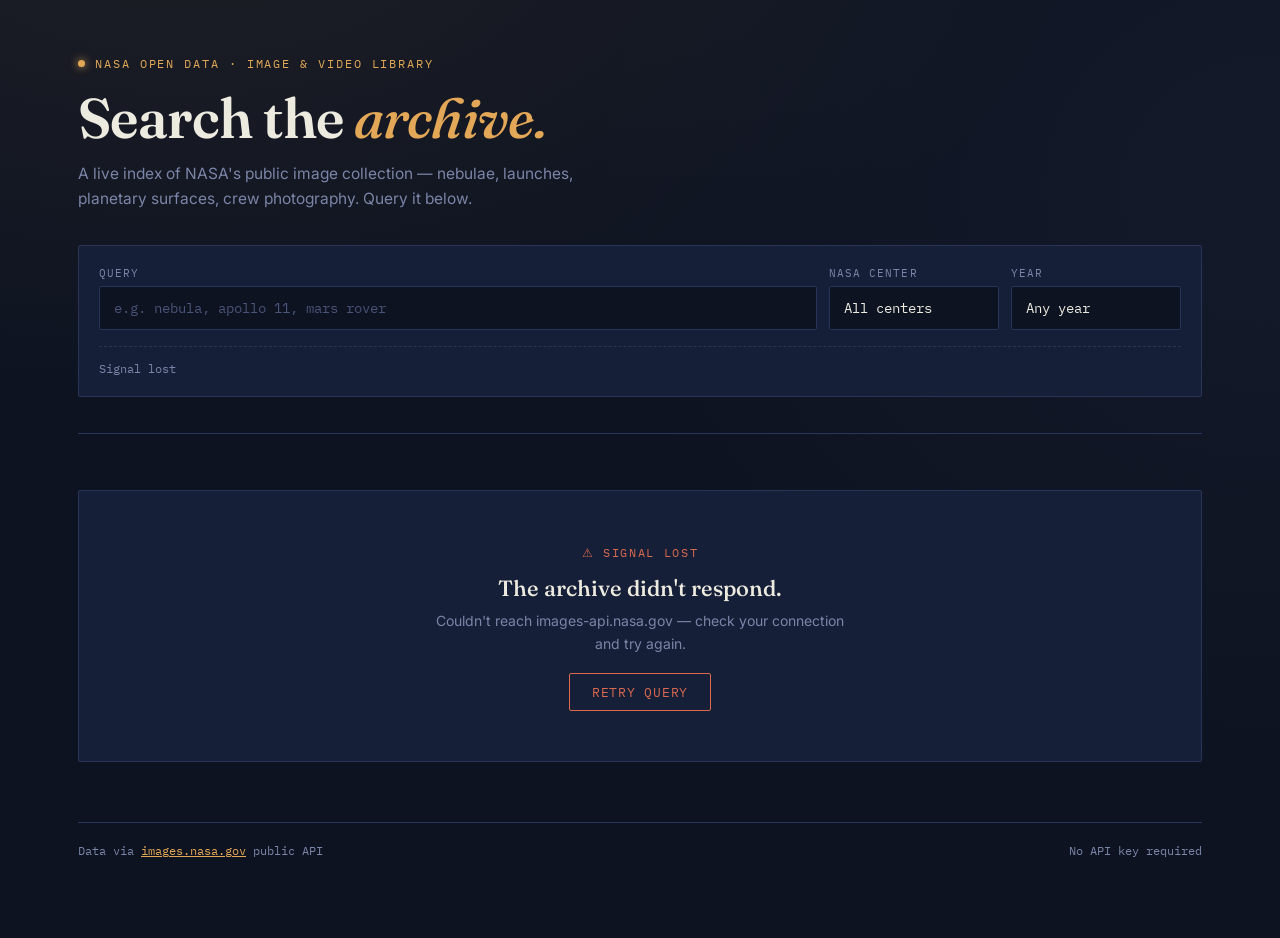
<file: NASA image and video library/index.html>
<!DOCTYPE html>
<html lang="en">
<head>
<meta charset="UTF-8">
<meta name="viewport" content="width=device-width, initial-scale=1.0">
<title>Mahrukh (ARCHIEVE) // NASA Image &amp; Video Library</title>
<link rel="icon" href="data:,">
<link rel="preconnect" href="https://fonts.googleapis.com">
<link rel="preconnect" href="https://fonts.gstatic.com" crossorigin>
<link href="https://fonts.googleapis.com/css2?family=Fraunces:ital,opsz,wght@0,9..144,400;0,9..144,600;1,9..144,500&family=Inter:wght@400;500;600&family=IBM+Plex+Mono:wght@400;500;600&display=swap" rel="stylesheet">
<style>
  :root{
    --bg:#0D1321;
    --surface:#161F38;
    --surface-raised:#1C2645;
    --accent:#E3A857;
    --accent-dim:#8A6A3A;
    --text:#EDEAE0;
    --text-muted:#7B85A8;
    --error:#D9694F;
    --line:#2A3457;
    --radius:2px;
  }

  *{box-sizing:border-box;}
  html{scroll-behavior:smooth;}
  body{
    margin:0;
    background:
      radial-gradient(ellipse 900px 500px at 15% -10%, rgba(227,168,87,0.08), transparent),
      radial-gradient(ellipse 700px 600px at 100% 20%, rgba(123,133,168,0.06), transparent),
      var(--bg);
    color:var(--text);
    font-family:'Inter', system-ui, sans-serif;
    min-height:100vh;
  }

  @media (prefers-reduced-motion: reduce){
    *{animation-duration:0.01ms !important; animation-iteration-count:1 !important; transition-duration:0.01ms !important;}
  }

  a{color:var(--accent);}

  .wrap{max-width:1180px; margin:0 auto; padding:0 28px 80px;}

  /* ---------- Header ---------- */
  header{padding:56px 0 36px; border-bottom:1px solid var(--line);}
  .eyebrow{
    font-family:'IBM Plex Mono', monospace;
    font-size:12px;
    letter-spacing:0.16em;
    text-transform:uppercase;
    color:var(--accent);
    display:flex;
    align-items:center;
    gap:10px;
    margin-bottom:18px;
  }
  .eyebrow::before{
    content:'';
    width:7px; height:7px;
    background:var(--accent);
    border-radius:50%;
    box-shadow:0 0 8px var(--accent);
    animation:pulse 2.4s ease-in-out infinite;
  }
  @keyframes pulse{0%,100%{opacity:1;} 50%{opacity:.35;}}

  h1{
    font-family:'Fraunces', serif;
    font-weight:600;
    font-size:clamp(34px, 5vw, 56px);
    line-height:1.05;
    margin:0 0 14px;
    letter-spacing:-0.01em;
  }
  h1 em{font-style:italic; font-weight:500; color:var(--accent);}

  .sub{
    color:var(--text-muted);
    font-size:15.5px;
    max-width:560px;
    line-height:1.6;
    margin:0;
  }

  /* ---------- Query panel ---------- */
  .query-panel{
    margin-top:34px;
    background:var(--surface);
    border:1px solid var(--line);
    border-radius:var(--radius);
    padding:20px;
  }
  .query-row{
    display:flex;
    gap:12px;
    flex-wrap:wrap;
  }
  .field{
    display:flex;
    flex-direction:column;
    gap:6px;
  }
  .field label{
    font-family:'IBM Plex Mono', monospace;
    font-size:10.5px;
    letter-spacing:0.1em;
    text-transform:uppercase;
    color:var(--text-muted);
  }
  #search-field{flex:1; min-width:220px;}
  input[type="text"], select{
    font-family:'IBM Plex Mono', monospace;
    font-size:14px;
    background:var(--bg);
    border:1px solid var(--line);
    color:var(--text);
    padding:12px 14px;
    border-radius:var(--radius);
    outline:none;
    transition:border-color .15s ease, box-shadow .15s ease;
  }
  input[type="text"]::placeholder{color:#4A5378;}
  input[type="text"]:focus, select:focus{
    border-color:var(--accent);
    box-shadow:0 0 0 3px rgba(227,168,87,0.15);
  }
  select{appearance:none; cursor:pointer; min-width:170px;}

  .meta-row{
    display:flex;
    justify-content:space-between;
    align-items:center;
    margin-top:16px;
    padding-top:14px;
    border-top:1px dashed var(--line);
    font-family:'IBM Plex Mono', monospace;
    font-size:12px;
    color:var(--text-muted);
  }
  .meta-row span.count{color:var(--accent);}

  /* ---------- Status states ---------- */
  .status{
    margin-top:56px;
    padding:50px 20px;
    text-align:center;
    border:1px solid var(--line);
    border-radius:var(--radius);
    background:var(--surface);
  }
  .status .glyph{
    font-family:'IBM Plex Mono', monospace;
    font-size:12px;
    letter-spacing:0.14em;
    text-transform:uppercase;
    margin-bottom:14px;
    display:inline-block;
  }
  .status.loading .glyph{color:var(--accent);}
  .status.error .glyph{color:var(--error);}
  .status h3{
    font-family:'Fraunces', serif;
    font-weight:500;
    font-size:22px;
    margin:0 0 8px;
  }
  .status p{color:var(--text-muted); font-size:14px; max-width:420px; margin:0 auto; line-height:1.6;}

  .scanbar{
    position:relative;
    height:2px;
    width:220px;
    background:var(--line);
    margin:0 auto 22px;
    overflow:hidden;
    border-radius:2px;
  }
  .scanbar::after{
    content:'';
    position:absolute;
    top:0; left:-40%;
    width:40%; height:100%;
    background:linear-gradient(90deg, transparent, var(--accent), transparent);
    animation:sweep 1.3s ease-in-out infinite;
  }
  @keyframes sweep{
    0%{left:-40%;}
    100%{left:100%;}
  }

  .retry-btn{
    margin-top:18px;
    font-family:'IBM Plex Mono', monospace;
    font-size:12.5px;
    letter-spacing:0.06em;
    text-transform:uppercase;
    background:transparent;
    border:1px solid var(--error);
    color:var(--error);
    padding:10px 22px;
    border-radius:var(--radius);
    cursor:pointer;
    transition:background .15s ease, color .15s ease;
  }
  .retry-btn:hover{background:var(--error); color:var(--bg);}
  .retry-btn:focus-visible{outline:2px solid var(--error); outline-offset:2px;}

  /* ---------- Results grid ---------- */
  .grid{
    display:grid;
    grid-template-columns:repeat(auto-fill, minmax(240px, 1fr));
    gap:22px;
    margin-top:40px;
  }

  .plate{
    background:var(--surface);
    border:1px solid var(--line);
    border-radius:var(--radius);
    overflow:hidden;
    display:flex;
    flex-direction:column;
    text-decoration:none;
    color:var(--text);
    position:relative;
    transition:border-color .18s ease, transform .18s ease;
  }
  .plate:hover, .plate:focus-visible{
    border-color:var(--accent-dim);
    transform:translateY(-3px);
  }
  .plate:focus-visible{outline:2px solid var(--accent); outline-offset:2px;}

  .plate .notch{
    position:absolute;
    top:0; right:0;
    width:0; height:0;
    border-style:solid;
    border-width:0 22px 22px 0;
    border-color:transparent var(--bg) transparent transparent;
    z-index:2;
  }
  .plate .notch::after{
    content:'';
    position:absolute;
    top:1px; right:-21px;
    width:0; height:0;
    border-style:solid;
    border-width:0 20px 20px 0;
    border-color:transparent var(--surface) transparent transparent;
  }

  .plate-img-wrap{
    aspect-ratio:4/3;
    background:#0A0E1C;
    overflow:hidden;
  }
  .plate-img-wrap img{
    width:100%; height:100%;
    object-fit:cover;
    display:block;
    transition:transform .35s ease;
  }
  .plate:hover .plate-img-wrap img{transform:scale(1.045);}

  .plate-body{padding:14px 16px 16px; display:flex; flex-direction:column; gap:8px; flex:1;}
  .plate-title{
    font-family:'Fraunces', serif;
    font-weight:500;
    font-size:15.5px;
    line-height:1.32;
    margin:0;
    display:-webkit-box;
    -webkit-line-clamp:2;
    -webkit-box-orient:vertical;
    overflow:hidden;
  }
  .plate-meta{
    margin-top:auto;
    display:flex;
    flex-direction:column;
    gap:3px;
    font-family:'IBM Plex Mono', monospace;
    font-size:10.5px;
    letter-spacing:0.03em;
    color:var(--text-muted);
    padding-top:8px;
    border-top:1px dashed var(--line);
  }
  .plate-meta .id{color:var(--accent-dim);}

  /* ---------- Empty state ---------- */
  .empty{
    margin-top:56px;
    padding:50px 20px;
    text-align:center;
    border:1px dashed var(--line);
    border-radius:var(--radius);
  }
  .empty h3{font-family:'Fraunces', serif; font-weight:500; font-size:20px; margin:0 0 8px;}
  .empty p{color:var(--text-muted); font-size:14px; margin:0;}

  /* ---------- Footer ---------- */
  footer{
    margin-top:60px;
    padding-top:20px;
    border-top:1px solid var(--line);
    font-family:'IBM Plex Mono', monospace;
    font-size:11.5px;
    color:var(--text-muted);
    display:flex;
    justify-content:space-between;
    flex-wrap:wrap;
    gap:10px;
  }

  @media (max-width: 560px){
    header{padding:40px 0 28px;}
    .wrap{padding:0 18px 60px;}
    .query-row{flex-direction:column;}
    select{min-width:0; width:100%;}
  }
</style>
</head>
<body>

<div class="wrap">
  <header>
    <div class="eyebrow">NASA Open Data · Image &amp; Video Library</div>
    <h1>Search the <em>archive.</em></h1>
    <p class="sub">A live index of NASA's public image collection — nebulae, launches, planetary surfaces, crew photography. Query it below.</p>

    <div class="query-panel">
      <div class="query-row">
        <div class="field" id="search-field">
          <label for="q">Query</label>
          <input type="text" id="q" placeholder="e.g. nebula, apollo 11, mars rover" autocomplete="off">
        </div>
        <div class="field">
          <label for="center">NASA Center</label>
          <select id="center">
            <option value="">All centers</option>
            <option value="JPL">JPL</option>
            <option value="JSC">Johnson (JSC)</option>
            <option value="KSC">Kennedy (KSC)</option>
            <option value="GSFC">Goddard (GSFC)</option>
            <option value="MSFC">Marshall (MSFC)</option>
            <option value="ARC">Ames (ARC)</option>
            <option value="HQ">HQ</option>
          </select>
        </div>
        <div class="field">
          <label for="year">Year</label>
          <select id="year"><option value="">Any year</option></select>
        </div>
      </div>
      <div class="meta-row">
        <span id="status-line">Standing by</span>
        <span id="result-count"></span>
      </div>
    </div>
  </header>

  <main id="main-region" aria-live="polite">
    <!-- populated by JS -->
  </main>

  <footer>
    <span>Data via <a href="https://images.nasa.gov" target="_blank" rel="noopener">images.nasa.gov</a> public API</span>
    <span>No API key required</span>
  </footer>
</div>

<script>
(function(){
  const API = "https://images-api.nasa.gov/search";
  const qInput = document.getElementById('q');
  const centerSelect = document.getElementById('center');
  const yearSelect = document.getElementById('year');
  const main = document.getElementById('main-region');
  const statusLine = document.getElementById('status-line');
  const resultCount = document.getElementById('result-count');

  // populate year filter: current year back to 1958 (NASA founding)
  const CURRENT_YEAR = new Date().getFullYear();
  for (let y = CURRENT_YEAR; y >= 1958; y--) {
    const opt = document.createElement('option');
    opt.value = y;
    opt.textContent = y;
    yearSelect.appendChild(opt);
  }

  let debounceTimer = null;
  let requestToken = 0; // guards against out-of-order responses

  function renderLoading(){
    main.innerHTML = `
      <div class="status loading">
        <div class="scanbar"></div>
        <span class="glyph">Receiving transmission</span>
        <h3>Querying the archive…</h3>
        <p>Fetching results from images.nasa.gov. This usually takes a second.</p>
      </div>`;
    statusLine.textContent = 'Transmitting…';
    resultCount.textContent = '';
  }

  function renderError(message, onRetry){
    main.innerHTML = `
      <div class="status error">
        <span class="glyph">⚠ Signal lost</span>
        <h3>The archive didn't respond.</h3>
        <p>${message}</p>
        <button class="retry-btn" id="retry-btn" type="button">Retry query</button>
      </div>`;
    statusLine.textContent = 'Signal lost';
    resultCount.textContent = '';
    document.getElementById('retry-btn').addEventListener('click', onRetry);
  }

  function renderEmpty(term){
    main.innerHTML = `
      <div class="empty">
        <h3>No plates match "${escapeHtml(term)}"</h3>
        <p>Try a broader term — "earth", "saturn", "spacewalk" — or clear the center and year filters.</p>
      </div>`;
    statusLine.textContent = 'No matches';
    resultCount.textContent = '';
  }

  function escapeHtml(str){
    const div = document.createElement('div');
    div.textContent = str;
    return div.innerHTML;
  }

  function formatDate(iso){
    if(!iso) return 'Date unknown';
    const d = new Date(iso);
    if (isNaN(d)) return 'Date unknown';
    return d.toLocaleDateString('en-US', {year:'numeric', month:'short', day:'numeric'});
  }

  function renderResults(items){
    if (!items.length){
      renderEmpty(qInput.value.trim() || '(default query)');
      return;
    }

    resultCount.innerHTML = `<span class="count">${items.length}</span> plate${items.length === 1 ? '' : 's'} retrieved`;
    statusLine.textContent = 'Transmission complete';

    const grid = document.createElement('div');
    grid.className = 'grid';

    items.forEach(item => {
      const data = item.data && item.data[0] ? item.data[0] : {};
      const thumb = (item.links || []).find(l => l.rel === 'preview');
      const nasaId = data.nasa_id || 'UNKNOWN-ID';
      const title = data.title || 'Untitled';
      const center = data.center || '—';
      const date = formatDate(data.date_created);
      const detailUrl = `https://images.nasa.gov/details/${encodeURIComponent(nasaId)}`;

      const card = document.createElement('a');
      card.className = 'plate';
      card.href = detailUrl;
      card.target = '_blank';
      card.rel = 'noopener';
      card.innerHTML = `
        <span class="notch" aria-hidden="true"></span>
        <div class="plate-img-wrap">
          ${thumb ? `<img src="${thumb.href}" alt="${escapeHtml(title)}" loading="lazy">` : ''}
        </div>
        <div class="plate-body">
          <p class="plate-title">${escapeHtml(title)}</p>
          <div class="plate-meta">
            <span class="id">${escapeHtml(nasaId)}</span>
            <span>${escapeHtml(center)} · ${date}</span>
          </div>
        </div>`;
      grid.appendChild(card);
    });

    main.innerHTML = '';
    main.appendChild(grid);
  }

  function buildUrl(){
    const params = new URLSearchParams();
    const term = qInput.value.trim();
    params.set('q', term || 'earth');
    params.set('media_type', 'image');
    if (centerSelect.value) params.set('center', centerSelect.value);
    if (yearSelect.value){
      params.set('year_start', yearSelect.value);
      params.set('year_end', yearSelect.value);
    }
    return `${API}?${params.toString()}`;
  }

  async function runQuery(){
    const token = ++requestToken;
    renderLoading();

    let res;
    try {
      res = await fetch(buildUrl());
    } catch (networkErr) {
      if (token !== requestToken) return;
      renderError('Couldn\'t reach images-api.nasa.gov — check your connection and try again.', runQuery);
      return;
    }

    if (token !== requestToken) return;

    if (!res.ok){
      renderError(`The API returned an error (status ${res.status}). It may be temporarily unavailable.`, runQuery);
      return;
    }

    let json;
    try {
      json = await res.json();
    } catch (parseErr) {
      if (token !== requestToken) return;
      renderError('The archive sent back something we couldn\'t read. Try again in a moment.', runQuery);
      return;
    }

    if (token !== requestToken) return;

    const items = (json.collection && json.collection.items) || [];
    renderResults(items.filter(it => it.data && it.data[0]));
  }

  function scheduleQuery(){
    clearTimeout(debounceTimer);
    debounceTimer = setTimeout(runQuery, 420);
  }

  qInput.addEventListener('input', scheduleQuery);
  centerSelect.addEventListener('change', runQuery);
  yearSelect.addEventListener('change', runQuery);

  // initial load
  runQuery();
})();
</script>
</body>
</html>
</file>
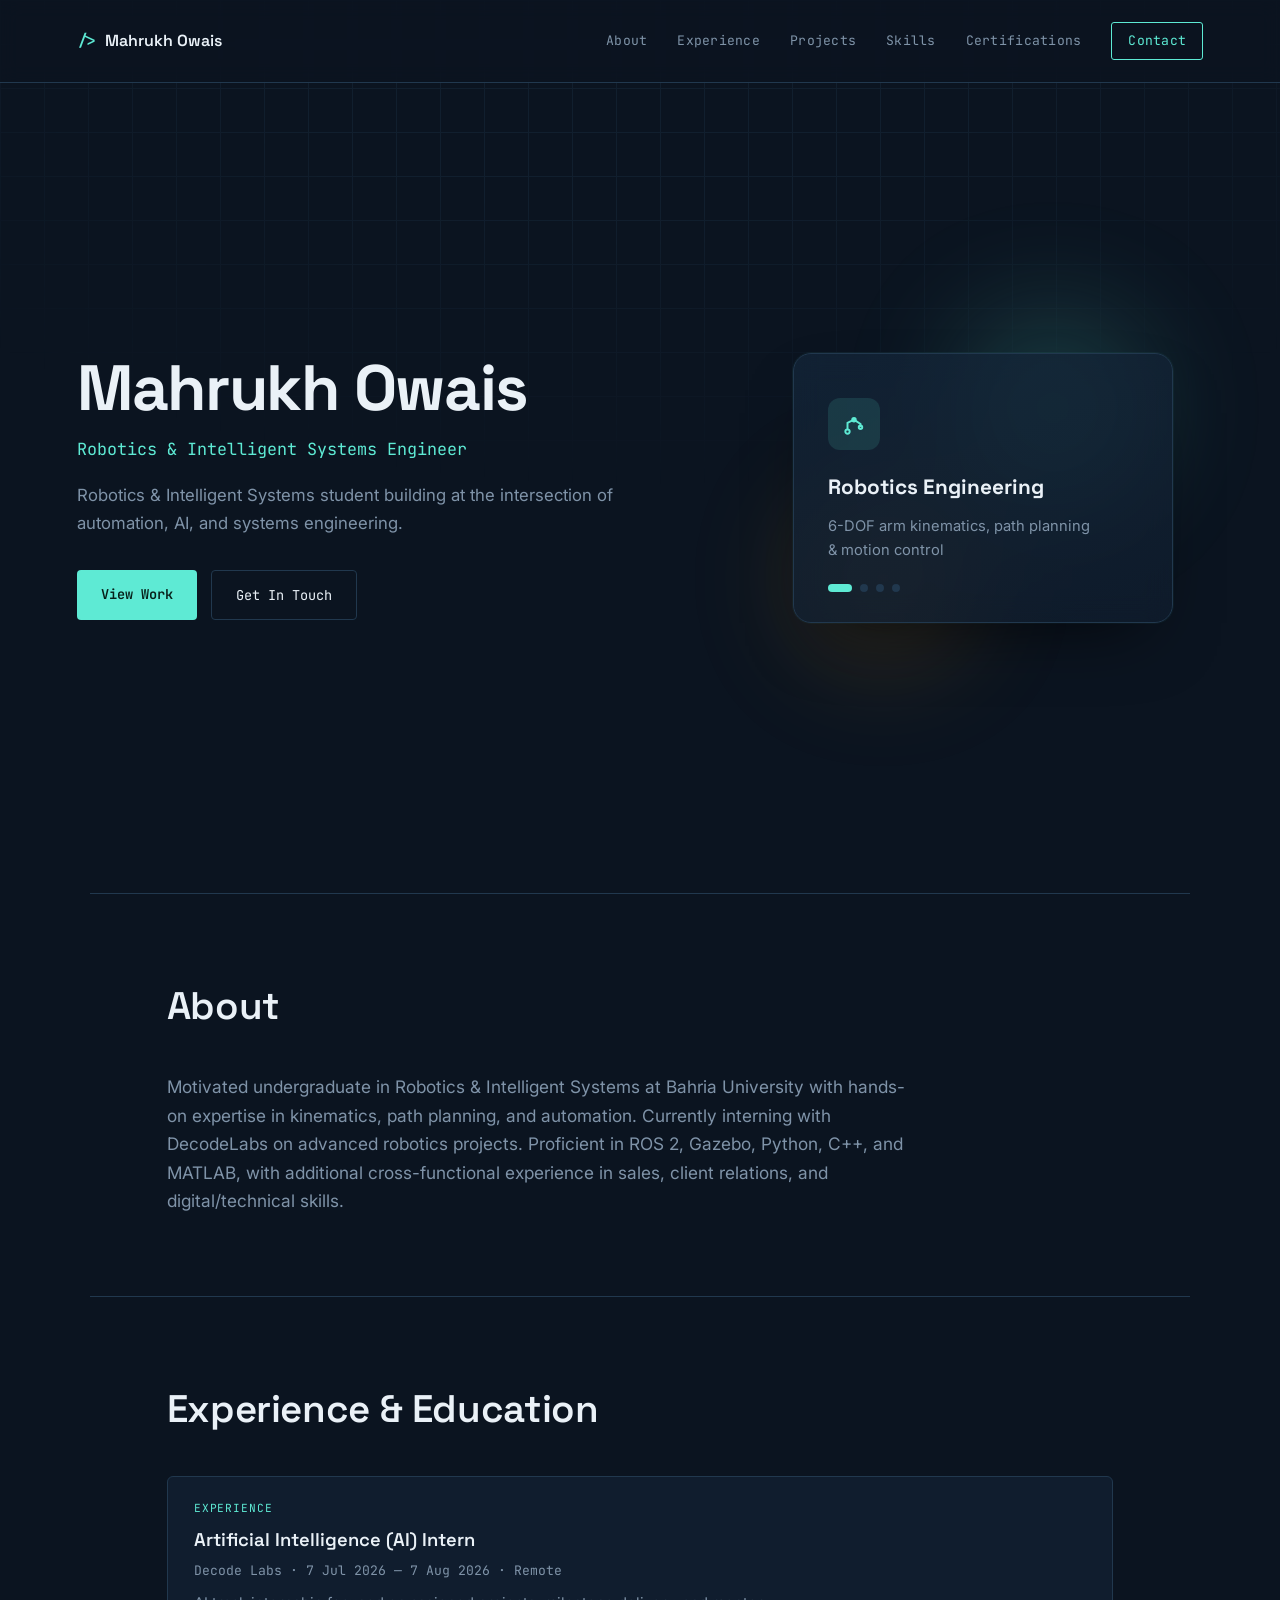
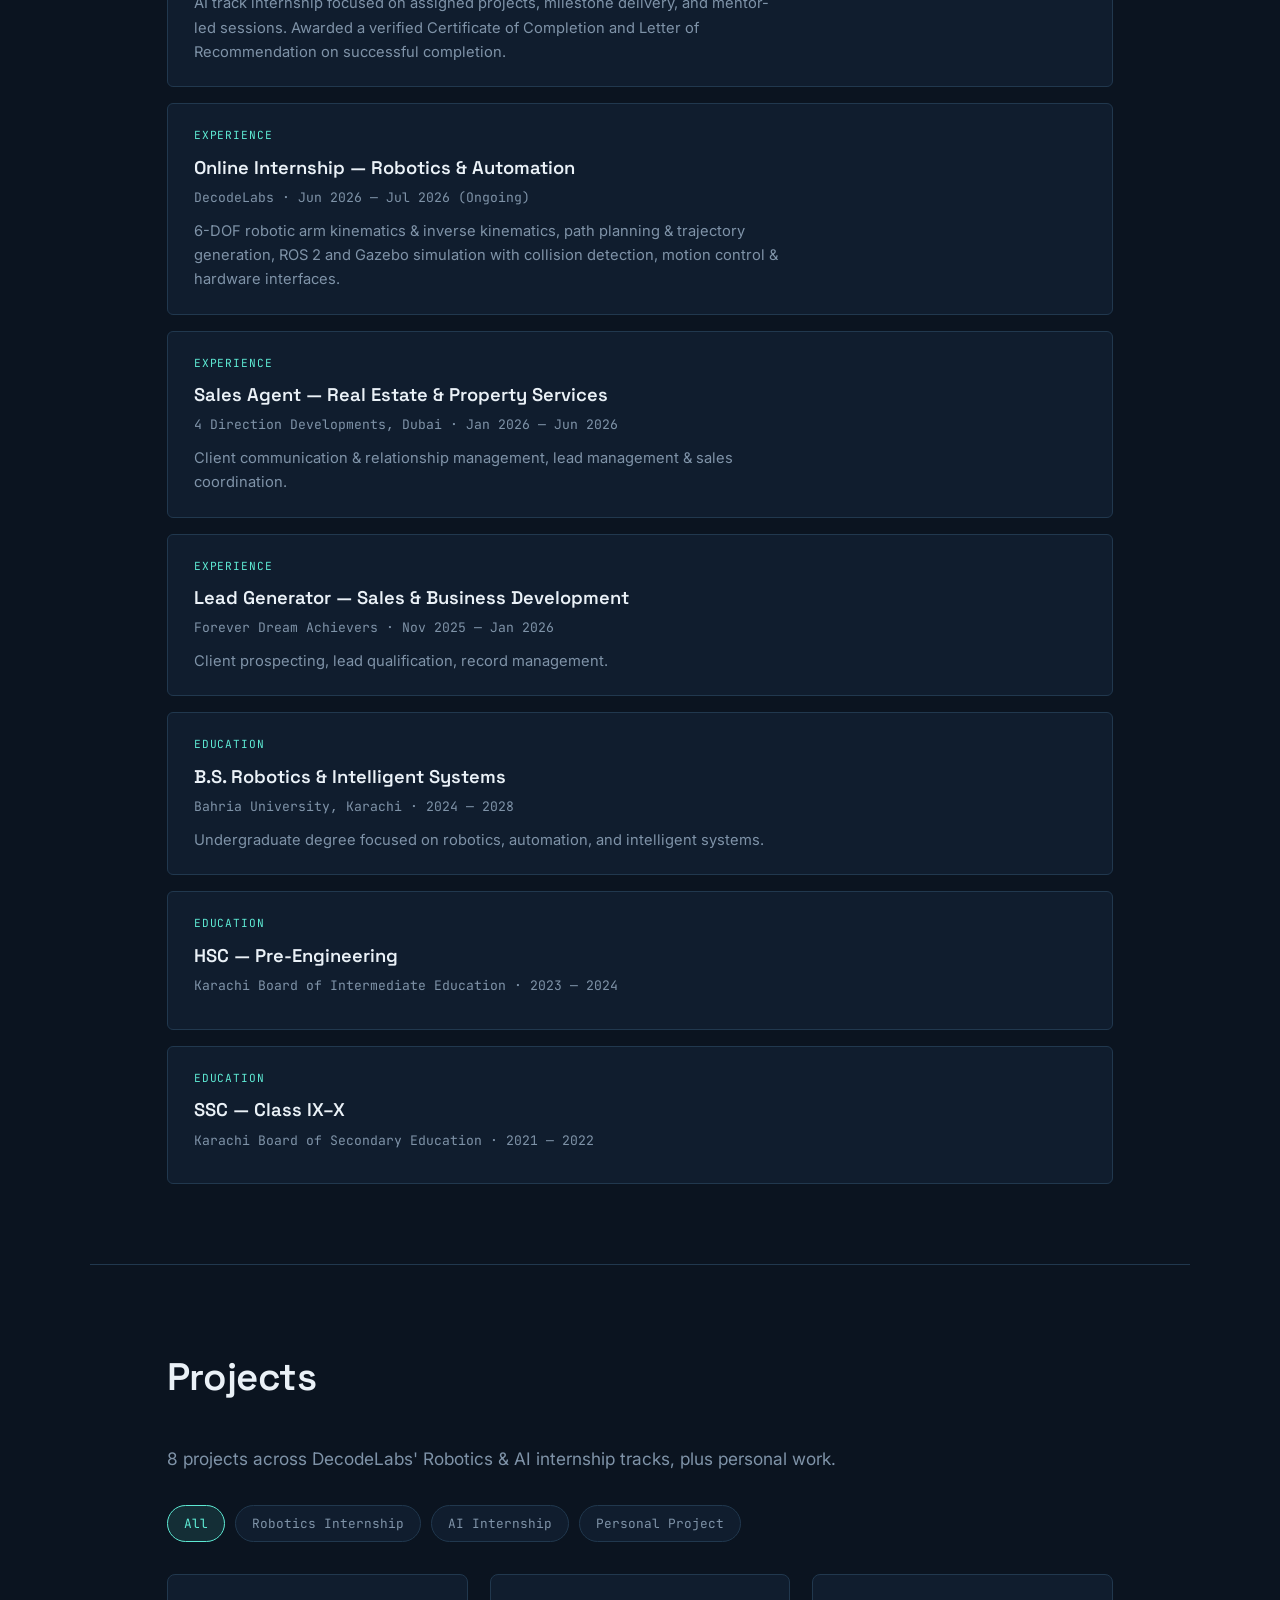
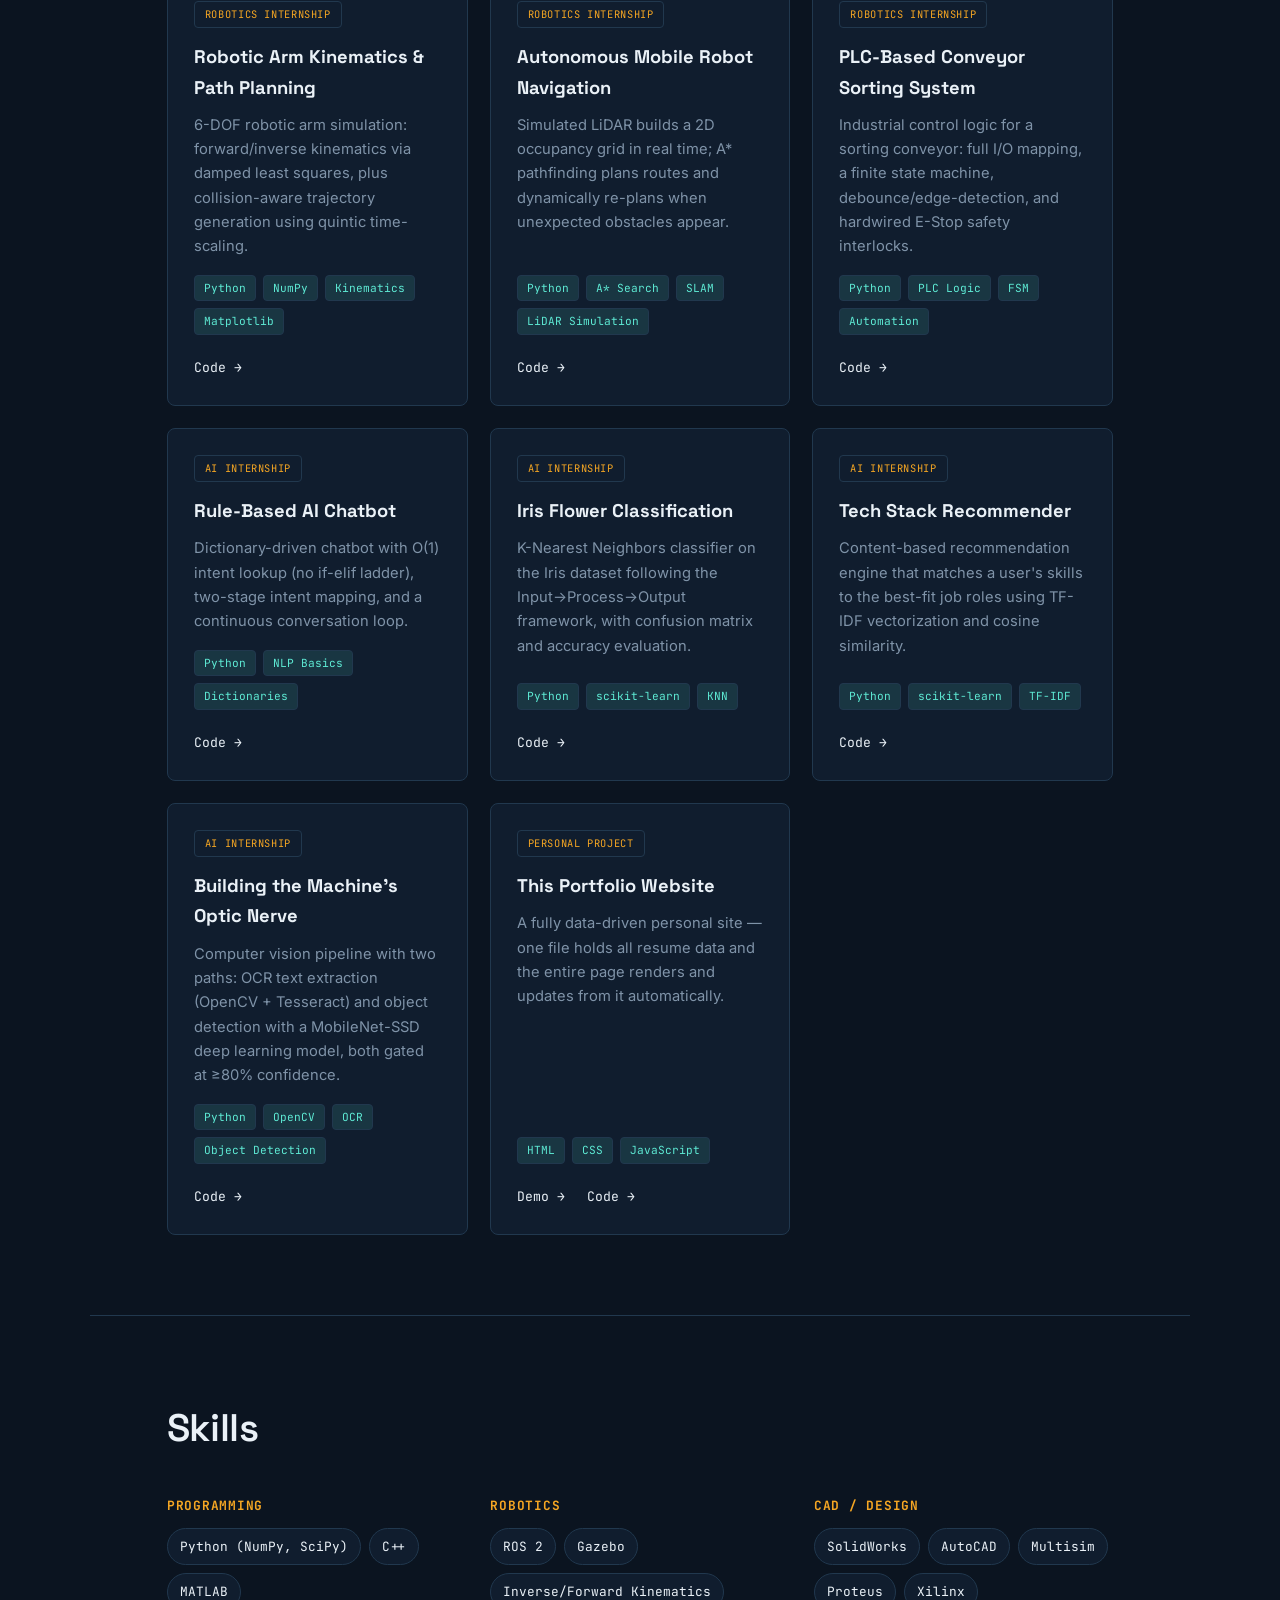
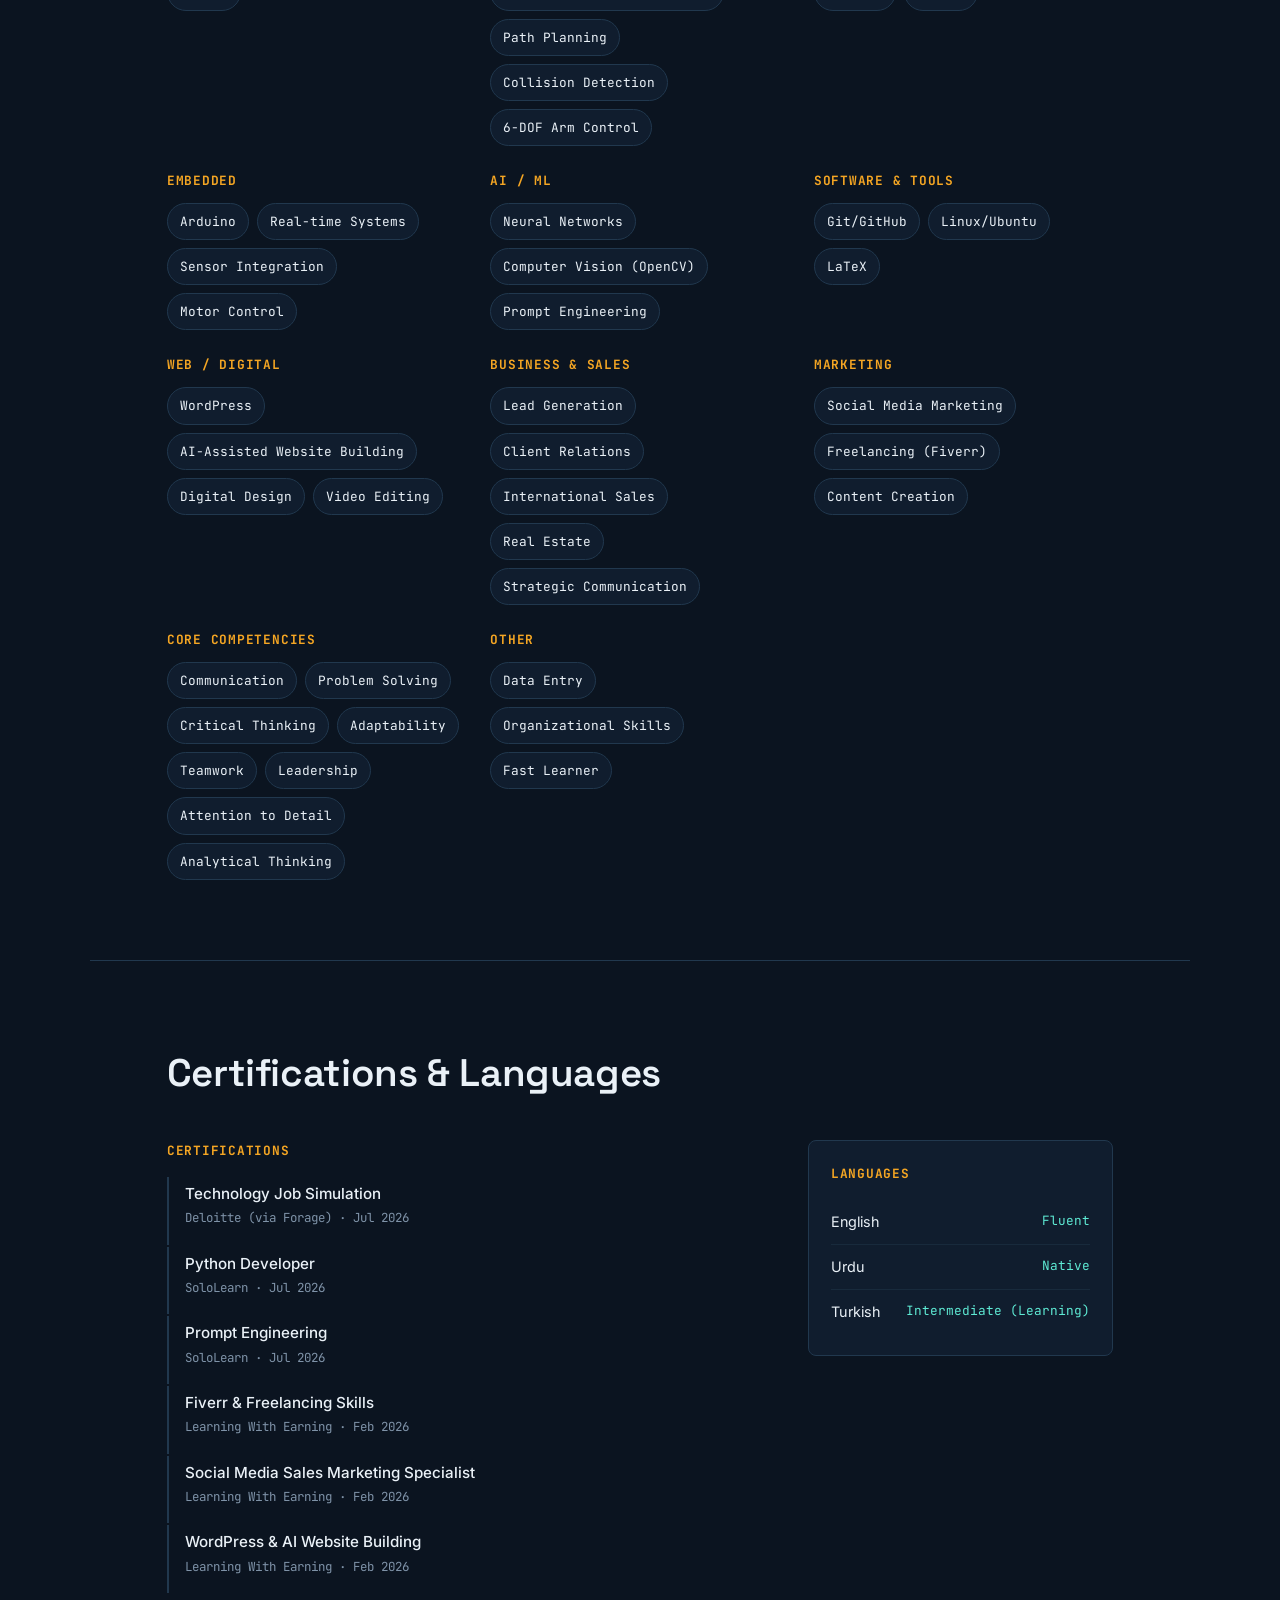
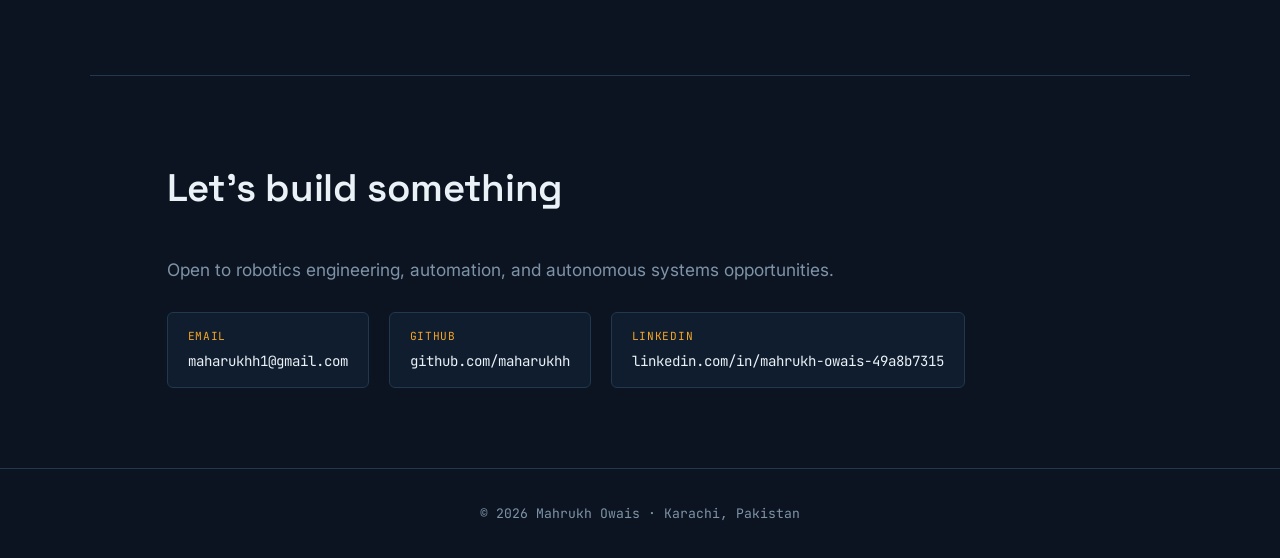
<file: Personal portfolio site/index.html>
<!DOCTYPE html>
<html lang="en">
<head>
<meta charset="UTF-8">
<meta name="viewport" content="width=device-width, initial-scale=1.0">
<title>Mahrukh Owais — Robotics & Intelligent Systems Engineer</title>
<link rel="preconnect" href="https://fonts.googleapis.com">
<link rel="preconnect" href="https://fonts.gstatic.com" crossorigin>
<link href="https://fonts.googleapis.com/css2?family=Space+Grotesk:wght@400;500;600;700&family=Inter:wght@400;500;600&family=JetBrains+Mono:wght@400;500&display=swap" rel="stylesheet">
<link rel="stylesheet" href="style.css">
</head>
<body>

  <!-- background blueprint grid -->
  <div class="grid-backdrop" aria-hidden="true"></div>

  <!-- ===== NAV ===== -->
  <header class="nav">
    <div class="nav-brand"><span class="brand-mark">/&gt;</span> Mahrukh Owais</div>
    <button class="nav-toggle" id="nav-toggle" aria-label="Menu">☰</button>
    <nav id="nav-links">
      <a href="#about">About</a>
      <a href="#experience">Experience</a>
      <a href="#projects">Projects</a>
      <a href="#skills">Skills</a>
      <a href="#certifications">Certifications</a>
      <a href="#contact" class="nav-cta">Contact</a>
    </nav>
  </header>

  <!-- ===== HERO ===== -->
  <section class="hero">
    <div class="hero-content reveal">
      <h1 id="hero-name"></h1>
      <p class="hero-role" id="hero-role"></p>
      <p class="hero-tagline" id="hero-tagline"></p>
      <div class="hero-actions">
        <a href="#projects" class="btn btn-primary">View Work</a>
        <a href="#contact" class="btn btn-outline">Get In Touch</a>
      </div>
    </div>
    <div class="hero-visual reveal" aria-hidden="false">
      <div class="ambient-blob blob-1"></div>
      <div class="ambient-blob blob-2"></div>
      <div class="slideshow" id="hero-slideshow">
        <div class="slideshow-track" id="slideshow-track"></div>
        <div class="slideshow-dots" id="slideshow-dots"></div>
      </div>
    </div>
  </section>

  <!-- ===== ABOUT ===== -->
  <section id="about" class="section">
    <h2 class="reveal">About</h2>
    <p class="about-text reveal" id="about-text"></p>
  </section>

  <!-- ===== EXPERIENCE / EDUCATION ===== -->
  <section id="experience" class="section">
    <h2 class="reveal">Experience &amp; Education</h2>
    <div class="timeline" id="timeline"></div>
  </section>

  <!-- ===== PROJECTS ===== -->
  <section id="projects" class="section">
    <h2 class="reveal">Projects</h2>
    <p class="about-text reveal" id="projects-subtitle" style="margin-bottom: 32px;"></p>
    <div class="filter-tabs reveal" id="filter-tabs"></div>
    <div class="project-grid" id="project-grid"></div>
  </section>

  <!-- ===== SKILLS ===== -->
  <section id="skills" class="section">
    <h2 class="reveal">Skills</h2>
    <div class="skills-groups" id="skills-groups"></div>
  </section>

  <!-- ===== CERTIFICATIONS & LANGUAGES ===== -->
  <section id="certifications" class="section">
    <h2 class="reveal">Certifications &amp; Languages</h2>
    <div class="cert-lang-grid">
      <div class="cert-list reveal" id="cert-list"></div>
      <div class="lang-list reveal" id="lang-list"></div>
    </div>
  </section>

  <!-- ===== CONTACT ===== -->
  <section id="contact" class="section contact">
    <h2 class="reveal">Let's build something</h2>
    <p class="about-text reveal">Open to robotics engineering, automation, and autonomous systems opportunities.</p>
    <div class="contact-links reveal" id="contact-links"></div>
  </section>

  <footer class="footer">
    <p>&copy; <span id="year"></span> <span id="footer-name"></span> · Karachi, Pakistan</p>
  </footer>

  <script src="resume-data.js"></script>
  <script src="script.js"></script>
</body>
</html>
</file>
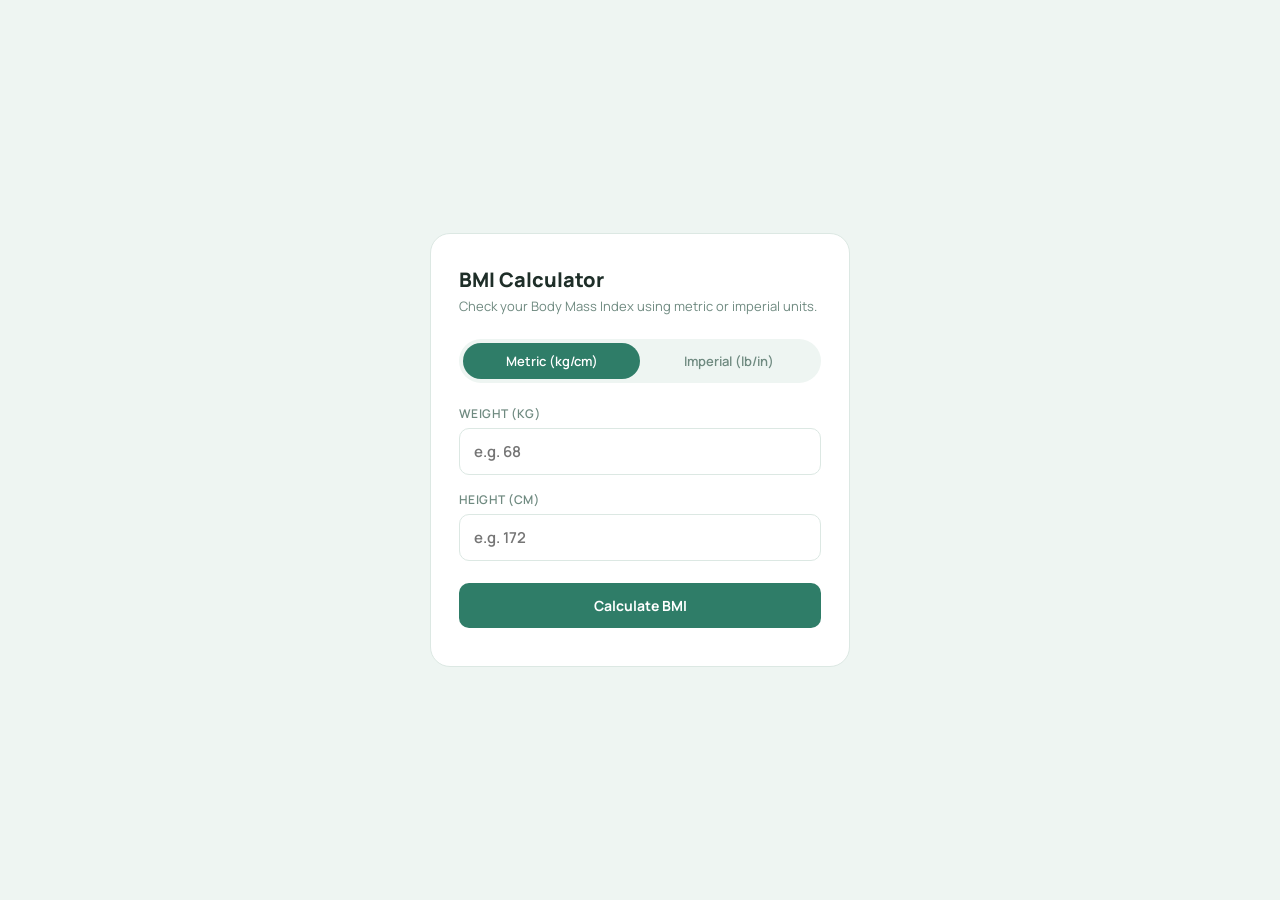
<file: BMI Calculator/bmi-calculator.html>
<!DOCTYPE html>
<html lang="en">
<head>
<meta charset="UTF-8">
<meta name="Mahrukh's viewport" content="width=device-width, initial-scale=1.0">
<title>BMI Calculator</title>
<link rel="preconnect" href="https://fonts.googleapis.com">
<link href="https://fonts.googleapis.com/css2?family=Manrope:wght@400;500;600;700;800&display=swap" rel="stylesheet">
<style>
  :root {
    --bg: #eef5f2;
    --card: #ffffff;
    --line: #dce8e3;
    --text: #1e2e28;
    --text-dim: #6f8a80;
    --teal: #2f7d68;
    --under: #4c8bc7;
    --normal: #2f9e6f;
    --over: #d69a2d;
    --obese: #c1553f;
  }
  * { box-sizing: border-box; }
  body {
    margin: 0;
    min-height: 100vh;
    background: var(--bg);
    font-family: 'Manrope', sans-serif;
    display: flex;
    align-items: center;
    justify-content: center;
    padding: 24px;
    color: var(--text);
  }
  .card {
    width: 100%;
    max-width: 420px;
    background: var(--card);
    border-radius: 20px;
    padding: 32px 28px;
    border: 1px solid var(--line);
  }
  h1 { font-size: 20px; margin: 0 0 4px; font-weight: 800; }
  .sub { font-size: 13px; color: var(--text-dim); margin-bottom: 24px; }

  .unit-toggle {
    display: flex;
    background: var(--bg);
    border-radius: 30px;
    padding: 4px;
    margin-bottom: 22px;
  }
  .unit-toggle button {
    flex: 1;
    background: none;
    border: none;
    font-family: 'Manrope', sans-serif;
    font-weight: 600;
    font-size: 13px;
    color: var(--text-dim);
    padding: 9px 0;
    border-radius: 24px;
    cursor: pointer;
  }
  .unit-toggle button.active { background: var(--teal); color: #fff; }

  .field { margin-bottom: 16px; }
  .field label {
    display: block;
    font-size: 12px;
    font-weight: 600;
    color: var(--text-dim);
    margin-bottom: 6px;
    text-transform: uppercase;
    letter-spacing: 0.04em;
  }
  .field-row { display: flex; gap: 8px; }
  input[type="number"] {
    flex: 1;
    padding: 12px 14px;
    border: 1px solid var(--line);
    border-radius: 10px;
    font-family: 'Manrope', sans-serif;
    font-size: 15px;
    font-weight: 600;
    color: var(--text);
    outline: none;
    width: 100%;
  }
  input:focus { border-color: var(--teal); }

  .calc-btn {
    width: 100%;
    background: var(--teal);
    color: #fff;
    border: none;
    border-radius: 10px;
    padding: 13px 0;
    font-family: 'Manrope', sans-serif;
    font-weight: 700;
    font-size: 14px;
    cursor: pointer;
    margin-top: 6px;
    margin-bottom: 6px;
  }
  .calc-btn:hover { filter: brightness(1.08); }

  .result {
    margin-top: 22px;
    padding-top: 22px;
    border-top: 1px solid var(--line);
    text-align: center;
    display: none;
  }
  .result.show { display: block; }
  .bmi-value { font-size: 48px; font-weight: 800; line-height: 1; margin-bottom: 8px; }
  .bmi-category {
    display: inline-block;
    font-size: 13px;
    font-weight: 700;
    padding: 5px 16px;
    border-radius: 20px;
    margin-bottom: 16px;
    color: #fff;
  }

  .scale {
    display: flex;
    height: 8px;
    border-radius: 6px;
    overflow: hidden;
    margin-bottom: 8px;
  }
  .scale div { flex: 1; }
  .scale .s1 { background: var(--under); }
  .scale .s2 { background: var(--normal); }
  .scale .s3 { background: var(--over); }
  .scale .s4 { background: var(--obese); }

  .scale-labels {
    display: flex;
    justify-content: space-between;
    font-size: 10px;
    color: var(--text-dim);
    margin-bottom: 4px;
  }

  .note { font-size: 12px; color: var(--text-dim); margin-top: 14px; line-height: 1.5; }
</style>
</head>
<body>

<div class="card">
  <h1>BMI Calculator</h1>
  <div class="sub">Check your Body Mass Index using metric or imperial units.</div>

  <div class="unit-toggle">
    <button class="active" id="metricBtn">Metric (kg/cm)</button>
    <button id="imperialBtn">Imperial (lb/in)</button>
  </div>

  <div class="field">
    <label id="weightLabel">Weight (kg)</label>
    <input type="number" id="weightInput" placeholder="e.g. 68">
  </div>

  <div class="field">
    <label id="heightLabel">Height (cm)</label>
    <input type="number" id="heightInput" placeholder="e.g. 172">
  </div>

  <button class="calc-btn" id="calcBtn">Calculate BMI</button>

  <div class="result" id="result">
    <div class="bmi-value" id="bmiValue">0.0</div>
    <div class="bmi-category" id="bmiCategory">—</div>

    <div class="scale">
      <div class="s1"></div><div class="s2"></div><div class="s3"></div><div class="s4"></div>
    </div>
    <div class="scale-labels">
      <span>Under</span><span>Normal</span><span>Over</span><span>Obese</span>
    </div>

    <div class="note">BMI is a general screening measure and doesn't account for muscle mass, bone density, or body composition. Consult a healthcare professional for a full assessment.</div>
  </div>
</div>

<script>
  let isMetric = true;

  const metricBtn = document.getElementById('metricBtn');
  const imperialBtn = document.getElementById('imperialBtn');
  const weightLabel = document.getElementById('weightLabel');
  const heightLabel = document.getElementById('heightLabel');
  const weightInput = document.getElementById('weightInput');
  const heightInput = document.getElementById('heightInput');
  const calcBtn = document.getElementById('calcBtn');
  const result = document.getElementById('result');
  const bmiValue = document.getElementById('bmiValue');
  const bmiCategory = document.getElementById('bmiCategory');

  function setUnit(metric) {
    isMetric = metric;
    metricBtn.classList.toggle('active', metric);
    imperialBtn.classList.toggle('active', !metric);
    weightLabel.textContent = metric ? 'Weight (kg)' : 'Weight (lb)';
    heightLabel.textContent = metric ? 'Height (cm)' : 'Height (in)';
    weightInput.placeholder = metric ? 'e.g. 68' : 'e.g. 150';
    heightInput.placeholder = metric ? 'e.g. 172' : 'e.g. 68';
    weightInput.value = '';
    heightInput.value = '';
    result.classList.remove('show');
  }

  metricBtn.addEventListener('click', () => setUnit(true));
  imperialBtn.addEventListener('click', () => setUnit(false));

  function categoryFor(bmi) {
    if (bmi < 18.5) return { label: 'Underweight', color: 'var(--under)' };
    if (bmi < 25) return { label: 'Normal weight', color: 'var(--normal)' };
    if (bmi < 30) return { label: 'Overweight', color: 'var(--over)' };
    return { label: 'Obese', color: 'var(--obese)' };
  }

  function calculate() {
    const w = parseFloat(weightInput.value);
    const h = parseFloat(heightInput.value);
    if (!w || !h || w <= 0 || h <= 0) {
      alert('Please enter valid weight and height values.');
      return;
    }

    let bmi;
    if (isMetric) {
      const heightM = h / 100;
      bmi = w / (heightM * heightM);
    } else {
      bmi = (w / (h * h)) * 703;
    }

    const cat = categoryFor(bmi);
    bmiValue.textContent = bmi.toFixed(1);
    bmiCategory.textContent = cat.label;
    bmiCategory.style.background = cat.color;
    result.classList.add('show');
  }

  calcBtn.addEventListener('click', calculate);
  [weightInput, heightInput].forEach(el => {
    el.addEventListener('keydown', (e) => { if (e.key === 'Enter') calculate(); });
  });
</script>

</body>
</html>
</file>
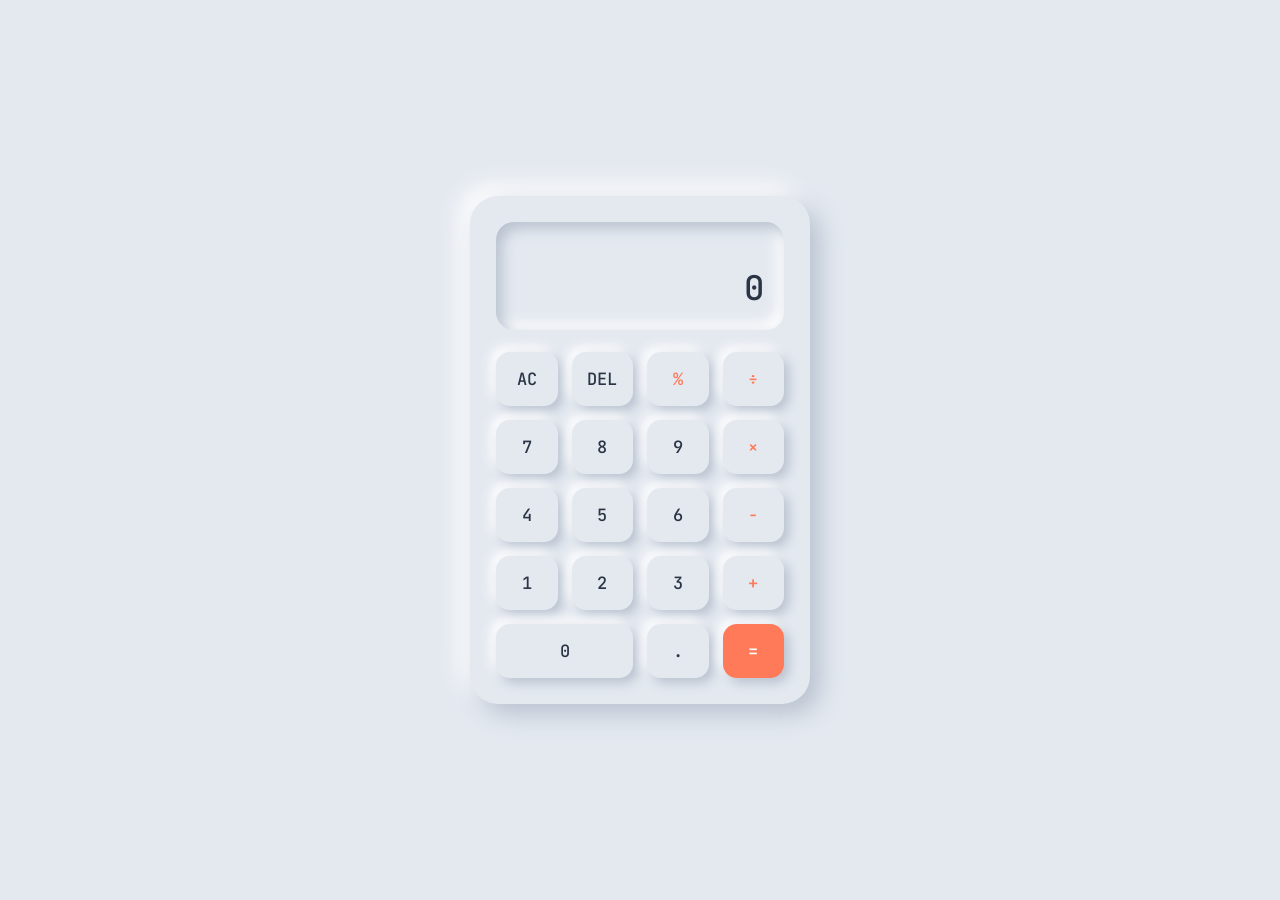
<file: Calculator/calculator.html>
<!DOCTYPE html>
<html lang="en">
<head>
<meta charset="UTF-8">
<meta name="viewport" content="width=device-width, initial-scale=1.0">
<title>Mahrukh's Calculator</title>
<link rel="preconnect" href="https://fonts.googleapis.com">
<link href="https://fonts.googleapis.com/css2?family=JetBrains+Mono:wght@400;500;700&display=swap" rel="stylesheet">
<style>
  :root {
    --bg: #e4e9f0;
    --shadow-light: #ffffff;
    --shadow-dark: #b8c1cf;
    --text: #2b3546;
    --text-dim: #7e8aa0;
    --accent: #ff7a59;
  }
  * { box-sizing: border-box; }
  body {
    margin: 0;
    min-height: 100vh;
    background: var(--bg);
    font-family: 'JetBrains Mono', monospace;
    display: flex;
    align-items: center;
    justify-content: center;
    padding: 24px;
  }
  .calc {
    width: 100%;
    max-width: 340px;
    background: var(--bg);
    border-radius: 28px;
    padding: 26px;
    box-shadow: 10px 10px 24px var(--shadow-dark), -10px -10px 24px var(--shadow-light);
  }
  .display {
    background: var(--bg);
    border-radius: 18px;
    padding: 26px 20px 20px;
    margin-bottom: 22px;
    text-align: right;
    box-shadow: inset 6px 6px 14px var(--shadow-dark), inset -6px -6px 14px var(--shadow-light);
  }
  .prev { font-size: 13px; color: var(--text-dim); min-height: 16px; overflow-x: auto; }
  .curr { font-size: 34px; color: var(--text); font-weight: 500; overflow-x: auto; white-space: nowrap; }
  .pad { display: grid; grid-template-columns: repeat(4, 1fr); gap: 14px; }
  button {
    font-family: 'JetBrains Mono', monospace;
    font-size: 17px;
    font-weight: 500;
    color: var(--text);
    background: var(--bg);
    border: none;
    border-radius: 14px;
    padding: 16px 0;
    cursor: pointer;
    box-shadow: 5px 5px 12px var(--shadow-dark), -5px -5px 12px var(--shadow-light);
  }
  button:active {
    box-shadow: inset 4px 4px 10px var(--shadow-dark), inset -4px -4px 10px var(--shadow-light);
  }
  button.op { color: var(--accent); }
  button.equals { background: var(--accent); color: #fff; box-shadow: 5px 5px 12px var(--shadow-dark), -5px -5px 12px var(--shadow-light); }
  button.span2 { grid-column: span 2; }
</style>
</head>
<body>

<div class="calc">
  <div class="display">
    <div class="prev" id="prevOp">&nbsp;</div>
    <div class="curr" id="currOp">0</div>
  </div>
  <div class="pad">
    <button onclick="clearAll()">AC</button>
    <button onclick="deleteLast()">DEL</button>
    <button onclick="chooseOp('%')" class="op">%</button>
    <button onclick="chooseOp('÷')" class="op">÷</button>

    <button onclick="appendNum('7')">7</button>
    <button onclick="appendNum('8')">8</button>
    <button onclick="appendNum('9')">9</button>
    <button onclick="chooseOp('×')" class="op">×</button>

    <button onclick="appendNum('4')">4</button>
    <button onclick="appendNum('5')">5</button>
    <button onclick="appendNum('6')">6</button>
    <button onclick="chooseOp('-')" class="op">−</button>

    <button onclick="appendNum('1')">1</button>
    <button onclick="appendNum('2')">2</button>
    <button onclick="appendNum('3')">3</button>
    <button onclick="chooseOp('+')" class="op">+</button>

    <button onclick="appendNum('0')" class="span2">0</button>
    <button onclick="appendNum('.')">.</button>
    <button onclick="compute()" class="equals">=</button>
  </div>
</div>

<script>
  let current = '0';
  let previous = '';
  let operation = null;
  let resetNext = false;

  const currEl = document.getElementById('currOp');
  const prevEl = document.getElementById('prevOp');

  function updateDisplay() {
    currEl.textContent = current;
    prevEl.textContent = previous ? `${previous} ${operation}` : '\u00A0';
  }

  function appendNum(num) {
    if (resetNext) { current = '0'; resetNext = false; }
    if (num === '.' && current.includes('.')) return;
    current = current === '0' && num !== '.' ? num : current + num;
    updateDisplay();
  }

  function chooseOp(op) {
    if (operation !== null && !resetNext) compute();
    previous = current;
    operation = op;
    resetNext = true;
    updateDisplay();
  }

  function compute() {
    if (operation === null || resetNext) return;
    const a = parseFloat(previous);
    const b = parseFloat(current);
    let result;
    switch (operation) {
      case '+': result = a + b; break;
      case '-': result = a - b; break;
      case '×': result = a * b; break;
      case '÷': result = b === 0 ? 'Error' : a / b; break;
      case '%': result = a % b; break;
      default: return;
    }
    current = typeof result === 'number' ? String(Math.round(result * 1e10) / 1e10) : result;
    operation = null;
    previous = '';
    resetNext = true;
    updateDisplay();
  }

  function clearAll() {
    current = '0'; previous = ''; operation = null; resetNext = false;
    updateDisplay();
  }

  function deleteLast() {
    current = current.length > 1 ? current.slice(0, -1) : '0';
    updateDisplay();
  }

  document.addEventListener('keydown', (e) => {
    if (e.key >= '0' && e.key <= '9') appendNum(e.key);
    else if (e.key === '.') appendNum('.');
    else if (e.key === '+') chooseOp('+');
    else if (e.key === '-') chooseOp('-');
    else if (e.key === '*') chooseOp('×');
    else if (e.key === '/') { e.preventDefault(); chooseOp('÷'); }
    else if (e.key === 'Enter' || e.key === '=') compute();
    else if (e.key === 'Backspace') deleteLast();
    else if (e.key === 'Escape') clearAll();
  });
</script>

</body>
</html>
</file>
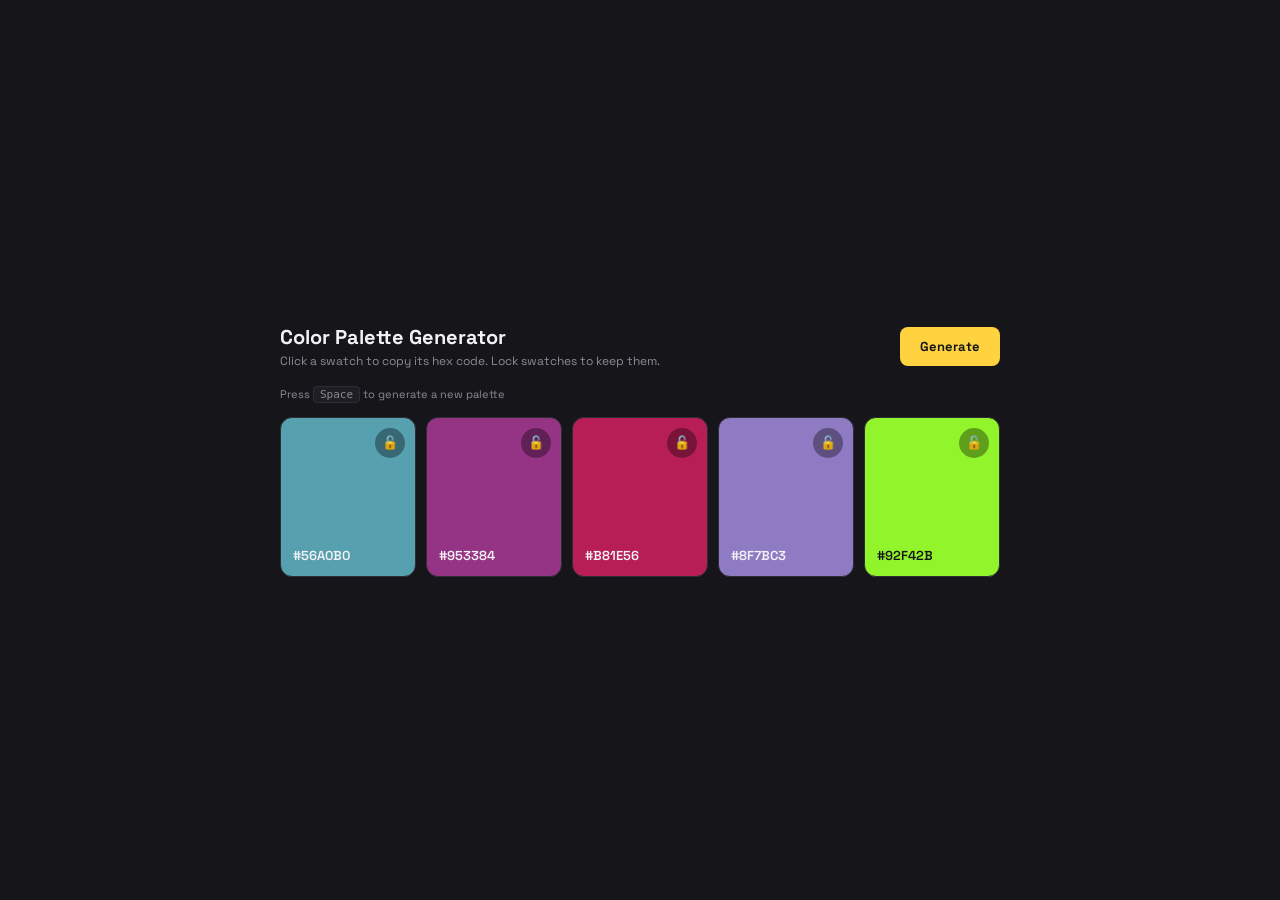
<file: Color Palette Generator/color-palette-generator.html>
<!DOCTYPE html>
<html lang="en">
<head>
<meta charset="UTF-8">
<meta name="viewport" content="width=device-width, initial-scale=1.0">
<title>Mahrukh's Color Palette Generator</title>
<link rel="preconnect" href="https://fonts.googleapis.com">
<link href="https://fonts.googleapis.com/css2?family=Space+Grotesk:wght@400;500;600;700&display=swap" rel="stylesheet">
<style>
  :root {
    --bg: #16161a;
    --panel: #1e1e24;
    --line: #2d2d36;
    --text: #f2f2f5;
    --text-dim: #8b8b96;
    --accent: #ffd23f;
  }
  * { box-sizing: border-box; }
  body {
    margin: 0;
    min-height: 100vh;
    background: var(--bg);
    font-family: 'Space Grotesk', sans-serif;
    color: var(--text);
    display: flex;
    align-items: center;
    justify-content: center;
    padding: 24px;
  }
  .app { width: 100%; max-width: 720px; }

  .header {
    display: flex;
    align-items: center;
    justify-content: space-between;
    margin-bottom: 18px;
    flex-wrap: wrap;
    gap: 12px;
  }
  h1 { font-size: 20px; margin: 0; font-weight: 700; }
  .sub { font-size: 12px; color: var(--text-dim); margin-top: 3px; }

  .controls { display: flex; gap: 8px; }
  button {
    font-family: 'Space Grotesk', sans-serif;
    cursor: pointer;
    border: none;
  }
  .gen-btn {
    background: var(--accent);
    color: #16161a;
    font-weight: 700;
    font-size: 13px;
    padding: 11px 20px;
    border-radius: 8px;
  }
  .gen-btn:hover { filter: brightness(1.08); }
  .hint {
    font-size: 11px;
    color: var(--text-dim);
    margin-bottom: 16px;
  }
  kbd {
    background: var(--panel);
    border: 1px solid var(--line);
    border-radius: 4px;
    padding: 1px 6px;
    font-family: monospace;
  }

  .palette {
    display: grid;
    grid-template-columns: repeat(5, 1fr);
    gap: 10px;
  }
  @media (max-width: 560px) {
    .palette { grid-template-columns: repeat(2, 1fr); }
  }

  .swatch {
    height: 160px;
    border-radius: 12px;
    position: relative;
    display: flex;
    flex-direction: column;
    justify-content: flex-end;
    padding: 12px;
    cursor: pointer;
    border: 1px solid var(--line);
    overflow: hidden;
    transition: transform 0.15s ease;
  }
  .swatch:hover { transform: translateY(-3px); }

  .lock-btn {
    position: absolute;
    top: 10px; right: 10px;
    background: rgba(0,0,0,0.35);
    border: none;
    color: #fff;
    width: 30px;
    height: 30px;
    border-radius: 50%;
    font-size: 13px;
    cursor: pointer;
  }
  .lock-btn.locked { background: rgba(0,0,0,0.6); }

  .hex-label {
    font-size: 13px;
    font-weight: 600;
    background: rgba(0,0,0,0.3);
    padding: 5px 9px;
    border-radius: 6px;
    backdrop-filter: blur(4px);
    align-self: flex-start;
  }
  .copied-tag {
    position: absolute;
    top: 10px; left: 10px;
    background: rgba(0,0,0,0.6);
    color: #fff;
    font-size: 10px;
    padding: 3px 8px;
    border-radius: 20px;
    display: none;
  }
  .copied-tag.show { display: block; }
</style>
</head>
<body>

<div class="app">
  <div class="header">
    <div>
      <h1>Color Palette Generator</h1>
      <div class="sub">Click a swatch to copy its hex code. Lock swatches to keep them.</div>
    </div>
    <div class="controls">
      <button class="gen-btn" id="genBtn">Generate</button>
    </div>
  </div>
  <div class="hint">Press <kbd>Space</kbd> to generate a new palette</div>

  <div class="palette" id="palette"></div>
</div>

<script>
  const palette = document.getElementById('palette');
  const genBtn = document.getElementById('genBtn');
  const SWATCH_COUNT = 5;
  let colors = [];
  let locked = new Array(SWATCH_COUNT).fill(false);

  function randomHex() {
    const letters = '0123456789ABCDEF';
    let hex = '#';
    for (let i = 0; i < 6; i++) hex += letters[Math.floor(Math.random() * 16)];
    return hex;
  }

  function contrastColor(hex) {
    const r = parseInt(hex.slice(1, 3), 16);
    const g = parseInt(hex.slice(3, 5), 16);
    const b = parseInt(hex.slice(5, 7), 16);
    const luminance = (0.299 * r + 0.587 * g + 0.114 * b) / 255;
    return luminance > 0.55 ? '#16161a' : '#f2f2f5';
  }

  function generate() {
    colors = colors.map((c, i) => locked[i] ? c : randomHex());
    while (colors.length < SWATCH_COUNT) colors.push(randomHex());
    render();
  }

  function render() {
    palette.innerHTML = colors.map((hex, i) => `
      <div class="swatch" style="background:${hex}" data-index="${i}">
        <button class="lock-btn ${locked[i] ? 'locked' : ''}" data-lock="${i}">${locked[i] ? '🔒' : '🔓'}</button>
        <div class="copied-tag" id="copied-${i}">Copied!</div>
        <div class="hex-label" style="color:${contrastColor(hex)}; background: transparent; padding:0;">${hex}</div>
      </div>
    `).join('');

    document.querySelectorAll('.swatch').forEach(sw => {
      sw.addEventListener('click', (e) => {
        if (e.target.closest('.lock-btn')) return;
        const idx = sw.dataset.index;
        navigator.clipboard.writeText(colors[idx]).then(() => {
          const tag = document.getElementById(`copied-${idx}`);
          tag.classList.add('show');
          setTimeout(() => tag.classList.remove('show'), 1000);
        });
      });
    });

    document.querySelectorAll('.lock-btn').forEach(btn => {
      btn.addEventListener('click', (e) => {
        e.stopPropagation();
        const idx = btn.dataset.lock;
        locked[idx] = !locked[idx];
        render();
      });
    });
  }

  genBtn.addEventListener('click', generate);
  document.addEventListener('keydown', (e) => {
    if (e.code === 'Space' && !e.target.matches('input, textarea')) {
      e.preventDefault();
      generate();
    }
  });

  generate();
</script>

</body>
</html>
</file>
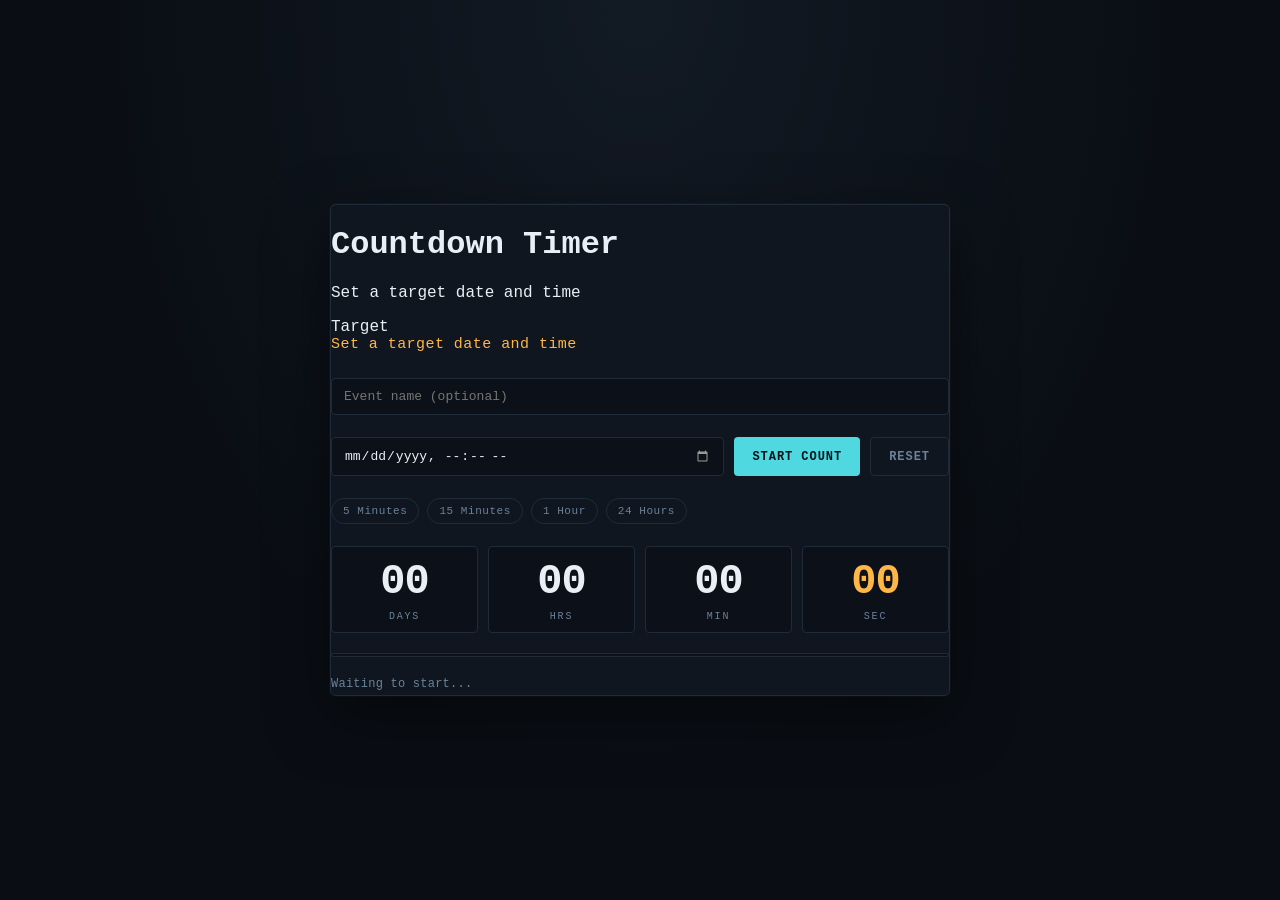
<file: Countdown timer/countdown-timer (1).html>
<!DOCTYPE html>
<html lang="en">
<head>
<meta charset="UTF-8">
<meta name="viewport" content="width=device-width, initial-scale=1.0">
<title>Countdown Timer</title>
<style>
  :root {
    --bg-deep: #0a0e14;
    --bg-panel: #10161f;
    --line: #1f2b38;
    --amber: #ffb648;
    --cyan: #4fd8e0;
    --text-dim: #6b8299;
    --text-bright: #e8f0f5;
    --danger: #ff5f56;
  }

  * { box-sizing: border-box; }

  body {
    margin: 0;
    min-height: 100vh;
    background: radial-gradient(ellipse at top, #121a24 0%, var(--bg-deep) 60%);
    font-family: 'Courier New', ui-monospace, monospace;
    color: var(--text-bright);
    display: flex;
    align-items: center;
    justify-content: center;
    padding: 24px;
  }

  .console {
    width: 100%;
    max-width: 620px;
    background: var(--bg-panel);
    border: 1px solid var(--line);
    border-radius: 6px;
    box-shadow: 0 0 0 1px rgba(255,255,255,0.02), 0 20px 60px rgba(0,0,0,0.5);
    overflow: hidden;
  }

  .mission-name {
    font-size: 15px;
    color: var(--amber);
    letter-spacing: 0.03em;
    margin-bottom: 22px;
    min-height: 20px;
  }

  .setup-row {
    display: flex;
    gap: 10px;
    flex-wrap: wrap;
    margin-bottom: 22px;
  }

  input[type="text"], input[type="datetime-local"] {
    flex: 1;
    min-width: 140px;
    background: #0c1119;
    border: 1px solid var(--line);
    color: var(--text-bright);
    font-family: inherit;
    font-size: 13px;
    padding: 10px 12px;
    border-radius: 4px;
    outline: none;
  }
  input:focus {
    border-color: var(--cyan);
    box-shadow: 0 0 0 1px var(--cyan);
  }
  input::-webkit-calendar-picker-indicator { filter: invert(0.6); cursor: pointer; }

  .btn {
    background: var(--cyan);
    color: #04141a;
    border: none;
    font-family: inherit;
    font-weight: 700;
    font-size: 12px;
    letter-spacing: 0.08em;
    text-transform: uppercase;
    padding: 10px 18px;
    border-radius: 4px;
    cursor: pointer;
  }
  .btn:hover { filter: brightness(1.1); }
  .btn:active { transform: translateY(1px); }
  .btn.secondary {
    background: transparent;
    color: var(--text-dim);
    border: 1px solid var(--line);
  }
  .btn.secondary:hover { color: var(--text-bright); border-color: var(--text-dim); }

  .readout {
    display: grid;
    grid-template-columns: repeat(4, 1fr);
    gap: 10px;
    margin-bottom: 20px;
  }

  .unit {
    background: #0c1119;
    border: 1px solid var(--line);
    border-radius: 4px;
    padding: 14px 6px 10px;
    text-align: center;
  }

  .unit .num {
    font-size: clamp(28px, 7vw, 42px);
    font-weight: 700;
    color: var(--text-bright);
    line-height: 1;
    font-variant-numeric: tabular-nums;
    letter-spacing: -0.02em;
  }

  .unit.pulse .num { color: var(--amber); }

  .unit .lbl {
    margin-top: 8px;
    font-size: 10px;
    letter-spacing: 0.18em;
    color: var(--text-dim);
    text-transform: uppercase;
  }

  .progress-track {
    height: 4px;
    background: #0c1119;
    border-radius: 2px;
    overflow: hidden;
    margin-bottom: 20px;
    border: 1px solid var(--line);
  }
  .progress-fill {
    height: 100%;
    width: 0%;
    background: linear-gradient(90deg, var(--cyan), var(--amber));
    transition: width 0.5s linear;
  }

  .log {
    font-size: 12px;
    color: var(--text-dim);
    letter-spacing: 0.02em;
    min-height: 18px;
  }
  .log.launch-text {
    color: var(--danger);
    font-weight: 700;
    letter-spacing: 0.1em;
  }

  .presets {
    display: flex;
    gap: 8px;
    flex-wrap: wrap;
    margin-bottom: 22px;
  }
  .chip {
    background: transparent;
    border: 1px solid var(--line);
    color: var(--text-dim);
    font-family: inherit;
    font-size: 11px;
    letter-spacing: 0.05em;
    padding: 6px 11px;
    border-radius: 20px;
    cursor: pointer;
  }
  .chip:hover { border-color: var(--cyan); color: var(--cyan); }

  @media (max-width: 420px) {
    .readout { grid-template-columns: repeat(2, 1fr); }
  }
</style>
</head>
<body>

<div class="console">
  <div class="body-pad">

    <h1 class="title">Countdown Timer</h1>

    <p class="subtitle" id="missionLabel">Set a target date and time</p>
    <div class="eyebrow">Target</div>
    <div class="mission-name" id="missionLabel">Set a target date and time</div>

    <div class="setup-row">
      <input type="text" id="missionInput" placeholder="Event name (optional)" maxlength="40">
    </div>
    <div class="setup-row">
      <input type="datetime-local" id="targetInput">
      <button class="btn" id="startBtn">Start Count</button>
      <button class="btn secondary" id="resetBtn">Reset</button>
    </div>

    <div class="presets">
      <button class="chip" data-mins="5">5 Minutes</button>
      <button class="chip" data-mins="15">15 Minutes</button>
      <button class="chip" data-mins="60">1 Hour</button>
      <button class="chip" data-mins="1440">24 Hours</button>
    </div>

    <div class="readout">
      <div class="unit"><div class="num" id="days">00</div><div class="lbl">Days</div></div>
      <div class="unit"><div class="num" id="hours">00</div><div class="lbl">Hrs</div></div>
      <div class="unit"><div class="num" id="mins">00</div><div class="lbl">Min</div></div>
      <div class="unit pulse"><div class="num" id="secs">00</div><div class="lbl">Sec</div></div>
    </div>

    <div class="progress-track"><div class="progress-fill" id="progressFill"></div></div>

    <div class="log" id="logLine">Waiting to start...</div>
  </div>
</div>

<script>
  const missionInput = document.getElementById('missionInput');
  const targetInput = document.getElementById('targetInput');
  const startBtn = document.getElementById('startBtn');
  const resetBtn = document.getElementById('resetBtn');
  const missionLabel = document.getElementById('missionLabel');
  
  
  
  const logLine = document.getElementById('logLine');
  const progressFill = document.getElementById('progressFill');
  const chips = document.querySelectorAll('.chip');

  const els = {
    days: document.getElementById('days'),
    hours: document.getElementById('hours'),
    mins: document.getElementById('mins'),
    secs: document.getElementById('secs'),
  };

  let targetTime = null;
  let startTime = null;
  let tickHandle = null;
  let launched = false;

  function pad(n) { return String(n).padStart(2, '0'); }

  
  function startCountdown(target, label) {
    targetTime = target;
    startTime = Date.now();
    launched = false;
    missionLabel.textContent = label || 'Countdown Timer';
    logLine.className = 'log';
    logLine.textContent = 'Countdown in progress...';
    
    if (tickHandle) clearInterval(tickHandle);
    tickHandle = setInterval(tick, 1000);
    tick();
  }

  function tick() {
    const now = Date.now();
    const remaining = targetTime - now;

    if (remaining <= 0 && !launched) {
      launched = true;
      els.days.textContent = '00';
      els.hours.textContent = '00';
      els.mins.textContent = '00';
      els.secs.textContent = '00';
      progressFill.style.width = '100%';
      
      logLine.className = 'log launch-text';
      logLine.textContent = 'Countdown Completed!';
      clearInterval(tickHandle);
      return;
    }

    const totalSecs = Math.floor(remaining / 1000);
    const d = Math.floor(totalSecs / 86400);
    const h = Math.floor((totalSecs % 86400) / 3600);
    const m = Math.floor((totalSecs % 3600) / 60);
    const s = totalSecs % 60;

    els.days.textContent = pad(d);
    els.hours.textContent = pad(h);
    els.mins.textContent = pad(m);
    els.secs.textContent = pad(s);

    const totalSpan = targetTime - startTime;
    const elapsed = now - startTime;
    const pct = Math.min(100, Math.max(0, (elapsed / totalSpan) * 100));
    progressFill.style.width = pct + '%';
  }

  startBtn.addEventListener('click', () => {
    if (!targetInput.value) {
      logLine.textContent = 'Enter a target date and time first.';
      return;
    }
    const target = new Date(targetInput.value).getTime();
    if (isNaN(target)) {
      logLine.textContent = 'Invalid target time.';
      return;
    }
    startCountdown(target, missionInput.value.trim());
  });

  resetBtn.addEventListener('click', () => {
    if (tickHandle) clearInterval(tickHandle);
    targetTime = null;
    launched = false;
    missionLabel.textContent = 'Set a target date and time';
    els.days.textContent = '00';
    els.hours.textContent = '00';
    els.mins.textContent = '00';
    els.secs.textContent = '00';
    progressFill.style.width = '0%';
    logLine.className = 'log';
    logLine.textContent = 'Waiting to start...';
    
  });

  chips.forEach(chip => {
    chip.addEventListener('click', () => {
      const mins = parseInt(chip.dataset.mins, 10);
      const target = Date.now() + mins * 60 * 1000;
      const label = mins===1440 ? '24 Hours' : mins===60 ? '1 Hour' : `${mins} Minutes`;
      missionInput.value = label;
      targetInput.value = new Date(target).toISOString().slice(0, 16);
      startCountdown(target, label);
    });
  });

  
  
  
</script>

</body>
</html>
</file>
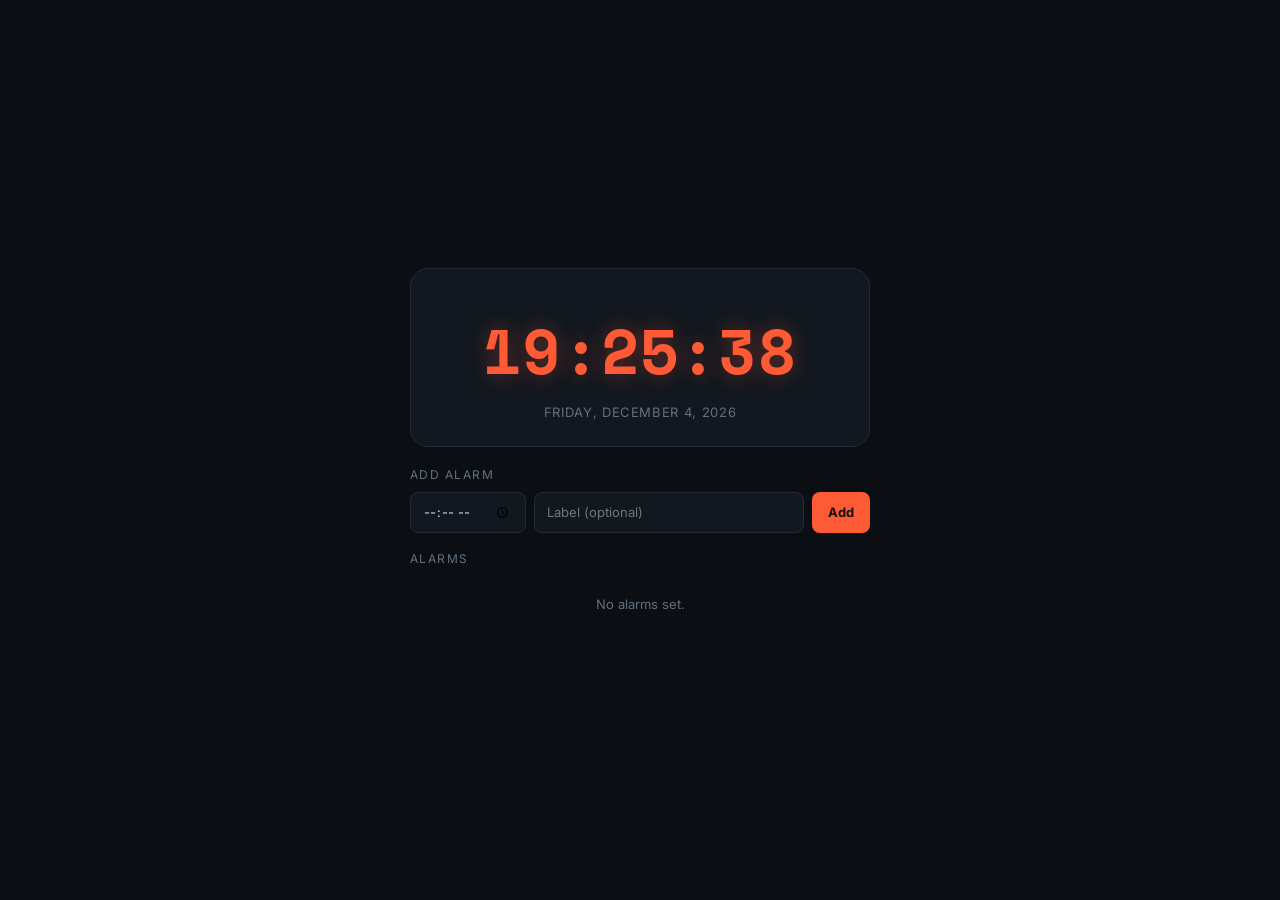
<file: Digital Clock with Alarms/digital-clock-alarms.html>
<!DOCTYPE html>
<html lang="en">
<head>
<meta charset="UTF-8">
<meta name="viewport" content="width=device-width, initial-scale=1.0">
<title>Mahrukh's Digital Clock & Alarms</title>
<link rel="preconnect" href="https://fonts.googleapis.com">
<link href="https://fonts.googleapis.com/css2?family=Space+Mono:wght@400;700&family=Inter:wght@400;500;600&display=swap" rel="stylesheet">
<style>
  :root {
    --bg: #0b0f14;
    --panel: #12181f;
    --line: #232c36;
    --led: #ff5a36;
    --led-dim: #4a2a1e;
    --text-dim: #62707d;
    --text: #dbe4ec;
    --danger: #ff5f56;
  }
  * { box-sizing: border-box; }
  body {
    margin: 0;
    min-height: 100vh;
    background: var(--bg);
    font-family: 'Inter', sans-serif;
    color: var(--text);
    display: flex;
    align-items: center;
    justify-content: center;
    padding: 24px;
  }
  .wrap { width: 100%; max-width: 460px; }

  .clock-panel {
    background: var(--panel);
    border: 1px solid var(--line);
    border-radius: 18px;
    padding: 36px 20px 26px;
    text-align: center;
    margin-bottom: 20px;
  }
  .time {
    font-family: 'Space Mono', monospace;
    font-size: clamp(40px, 11vw, 62px);
    font-weight: 700;
    color: var(--led);
    text-shadow: 0 0 20px rgba(255,90,54,0.35);
    letter-spacing: 0.02em;
  }
  .date {
    font-size: 13px;
    color: var(--text-dim);
    letter-spacing: 0.05em;
    margin-top: 8px;
    text-transform: uppercase;
  }

  .section-title {
    font-size: 12px;
    letter-spacing: 0.12em;
    text-transform: uppercase;
    color: var(--text-dim);
    margin-bottom: 10px;
  }

  .add-alarm {
    display: flex;
    gap: 8px;
    margin-bottom: 18px;
  }
  input[type="time"], input[type="text"] {
    background: var(--panel);
    border: 1px solid var(--line);
    color: var(--text);
    border-radius: 8px;
    padding: 10px 12px;
    font-family: 'Inter', sans-serif;
    font-size: 13px;
    outline: none;
  }
  input[type="time"] { flex: 0 0 auto; }
  input[type="text"] { flex: 1; min-width: 0; }
  input:focus { border-color: var(--led); }

  .add-btn {
    background: var(--led);
    color: #14100e;
    border: none;
    border-radius: 8px;
    padding: 0 16px;
    font-weight: 700;
    font-size: 13px;
    cursor: pointer;
    font-family: 'Inter', sans-serif;
  }
  .add-btn:hover { filter: brightness(1.1); }

  .alarm-list { display: flex; flex-direction: column; gap: 8px; }
  .alarm {
    display: flex;
    align-items: center;
    gap: 12px;
    background: var(--panel);
    border: 1px solid var(--line);
    border-radius: 10px;
    padding: 12px 14px;
  }
  .alarm.disabled { opacity: 0.45; }
  .alarm-time { font-family: 'Space Mono', monospace; font-size: 20px; font-weight: 700; }
  .alarm-label { flex: 1; font-size: 12px; color: var(--text-dim); }

  .toggle {
    width: 38px;
    height: 20px;
    background: var(--line);
    border-radius: 20px;
    position: relative;
    cursor: pointer;
    flex-shrink: 0;
  }
  .toggle.on { background: var(--led); }
  .toggle-knob {
    position: absolute;
    top: 2px; left: 2px;
    width: 16px; height: 16px;
    background: #fff;
    border-radius: 50%;
    transition: left 0.15s ease;
  }
  .toggle.on .toggle-knob { left: 20px; }

  .del-btn {
    background: none;
    border: none;
    color: var(--text-dim);
    font-size: 15px;
    cursor: pointer;
    flex-shrink: 0;
  }
  .del-btn:hover { color: var(--danger); }

  .empty { text-align: center; color: var(--text-dim); font-size: 13px; padding: 20px 0; }

  .ringing-banner {
    display: none;
    background: var(--led);
    color: #14100e;
    text-align: center;
    padding: 14px;
    border-radius: 10px;
    font-weight: 700;
    margin-bottom: 16px;
    cursor: pointer;
  }
  .ringing-banner.show { display: block; }
</style>
</head>
<body>

<div class="wrap">
  <div class="clock-panel">
    <div class="time" id="timeDisplay">00:00:00</div>
    <div class="date" id="dateDisplay">—</div>
  </div>

  <div class="ringing-banner" id="ringingBanner">⏰ Alarm ringing — click to dismiss</div>

  <div class="section-title">Add Alarm</div>
  <div class="add-alarm">
    <input type="time" id="alarmTimeInput">
    <input type="text" id="alarmLabelInput" placeholder="Label (optional)" maxlength="30">
    <button class="add-btn" id="addAlarmBtn">Add</button>
  </div>

  <div class="section-title">Alarms</div>
  <div class="alarm-list" id="alarmList"></div>
</div>

<script>
  const timeDisplay = document.getElementById('timeDisplay');
  const dateDisplay = document.getElementById('dateDisplay');
  const alarmTimeInput = document.getElementById('alarmTimeInput');
  const alarmLabelInput = document.getElementById('alarmLabelInput');
  const addAlarmBtn = document.getElementById('addAlarmBtn');
  const alarmList = document.getElementById('alarmList');
  const ringingBanner = document.getElementById('ringingBanner');

  const STORAGE_KEY = 'clock_alarms_v1';
  let alarms = JSON.parse(localStorage.getItem(STORAGE_KEY) || '[]');
  let ringingId = null;
  let audioCtx = null;
  let beepInterval = null;

  function save() {
    localStorage.setItem(STORAGE_KEY, JSON.stringify(alarms));
  }

  function pad(n) { return String(n).padStart(2, '0'); }

  function updateClock() {
    const now = new Date();
    timeDisplay.textContent = `${pad(now.getHours())}:${pad(now.getMinutes())}:${pad(now.getSeconds())}`;
    dateDisplay.textContent = now.toLocaleDateString(undefined, { weekday: 'long', year: 'numeric', month: 'long', day: 'numeric' });

    const currentHM = `${pad(now.getHours())}:${pad(now.getMinutes())}`;
    if (now.getSeconds() === 0) {
      alarms.forEach(a => {
        if (a.enabled && a.time === currentHM && ringingId === null) {
          triggerAlarm(a.id);
        }
      });
    }
  }

  function beep() {
    try {
      if (!audioCtx) audioCtx = new (window.AudioContext || window.webkitAudioContext)();
      const osc = audioCtx.createOscillator();
      const gain = audioCtx.createGain();
      osc.type = 'square';
      osc.frequency.value = 880;
      gain.gain.value = 0.08;
      osc.connect(gain);
      gain.connect(audioCtx.destination);
      osc.start();
      setTimeout(() => osc.stop(), 220);
    } catch (e) {}
  }

  function triggerAlarm(id) {
    ringingId = id;
    ringingBanner.classList.add('show');
    beep();
    beepInterval = setInterval(beep, 700);
  }

  function dismissAlarm() {
    ringingId = null;
    ringingBanner.classList.remove('show');
    if (beepInterval) clearInterval(beepInterval);
  }

  ringingBanner.addEventListener('click', dismissAlarm);

  function render() {
    if (alarms.length === 0) {
      alarmList.innerHTML = '<div class="empty">No alarms set.</div>';
      return;
    }
    alarms.sort((a, b) => a.time.localeCompare(b.time));
    alarmList.innerHTML = alarms.map(a => `
      <div class="alarm ${a.enabled ? '' : 'disabled'}">
        <div class="alarm-time">${a.time}</div>
        <div class="alarm-label">${escapeHtml(a.label || 'Alarm')}</div>
        <div class="toggle ${a.enabled ? 'on' : ''}" onclick="toggleAlarm(${a.id})"><div class="toggle-knob"></div></div>
        <button class="del-btn" onclick="deleteAlarm(${a.id})">✕</button>
      </div>
    `).join('');
  }

  function escapeHtml(str) {
    const div = document.createElement('div');
    div.textContent = str;
    return div.innerHTML;
  }

  function addAlarm() {
    if (!alarmTimeInput.value) return;
    alarms.push({
      id: Date.now(),
      time: alarmTimeInput.value,
      label: alarmLabelInput.value.trim(),
      enabled: true
    });
    alarmTimeInput.value = '';
    alarmLabelInput.value = '';
    save();
    render();
  }

  function toggleAlarm(id) {
    const a = alarms.find(a => a.id === id);
    if (a) a.enabled = !a.enabled;
    save();
    render();
  }

  function deleteAlarm(id) {
    alarms = alarms.filter(a => a.id !== id);
    if (ringingId === id) dismissAlarm();
    save();
    render();
  }

  window.toggleAlarm = toggleAlarm;
  window.deleteAlarm = deleteAlarm;

  addAlarmBtn.addEventListener('click', addAlarm);

  setInterval(updateClock, 1000);
  updateClock();
  render();
</script>

</body>
</html>
</file>
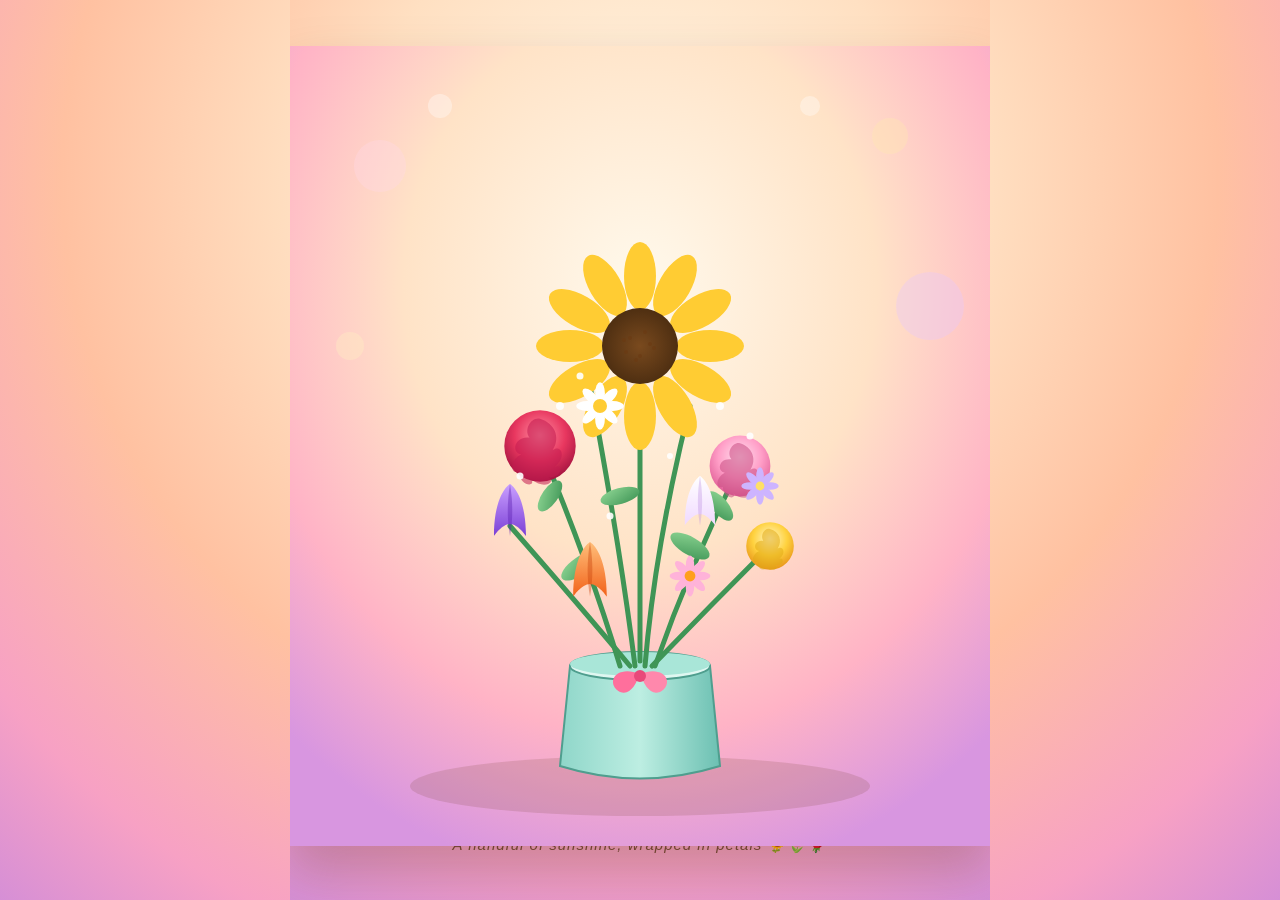
<file: flower bouquet/flower_bouquet.html>
<!DOCTYPE html>
<html lang="en">
<head>
<meta charset="UTF-8">
<title>Flower Bouquet</title>
<style>
  html, body {
    margin: 0;
    padding: 0;
    height: 100%;
    display: flex;
    align-items: center;
    justify-content: center;
    background: radial-gradient(circle at 50% 20%, #fff7e6 0%, #ffe0c2 35%, #ffc1a1 60%, #f7a1c4 85%, #d68fd6 100%);
    font-family: 'Segoe UI', Tahoma, sans-serif;
    overflow: hidden;
  }
  .stage {
    position: relative;
    width: 700px;
    max-width: 95vw;
  }
  svg {
    width: 100%;
    height: auto;
    display: block;
    filter: drop-shadow(0 25px 25px rgba(80, 40, 20, 0.25));
  }
  .caption {
    text-align: center;
    margin-top: -10px;
    font-size: 15px;
    color: #7a4a3a;
    letter-spacing: 1px;
    font-style: italic;
  }
</style>
</head>
<body>
<div class="stage">
<svg viewBox="0 0 700 800" xmlns="http://www.w3.org/2000/svg">
  <defs>
    <!-- Background glow -->
    <radialGradient id="bgGlow" cx="50%" cy="30%" r="75%">
      <stop offset="0%" stop-color="#fff9ec"/>
      <stop offset="45%" stop-color="#ffe3c7"/>
      <stop offset="75%" stop-color="#ffb3c6"/>
      <stop offset="100%" stop-color="#d896e0"/>
    </radialGradient>

    <!-- Vase gradient -->
    <linearGradient id="vaseGrad" x1="0" y1="0" x2="1" y2="0">
      <stop offset="0%" stop-color="#8fd6c9"/>
      <stop offset="50%" stop-color="#bdeee2"/>
      <stop offset="100%" stop-color="#6cc0b2"/>
    </linearGradient>

    <!-- Rose petal gradients -->
    <radialGradient id="roseRed" cx="50%" cy="35%" r="65%">
      <stop offset="0%" stop-color="#ff8fa3"/>
      <stop offset="55%" stop-color="#e8375f"/>
      <stop offset="100%" stop-color="#a3123f"/>
    </radialGradient>
    <radialGradient id="rosePink" cx="50%" cy="35%" r="65%">
      <stop offset="0%" stop-color="#ffe1ef"/>
      <stop offset="55%" stop-color="#ff9ec7"/>
      <stop offset="100%" stop-color="#e05d95"/>
    </radialGradient>
    <radialGradient id="roseYellow" cx="50%" cy="35%" r="65%">
      <stop offset="0%" stop-color="#fff6c9"/>
      <stop offset="55%" stop-color="#ffd23f"/>
      <stop offset="100%" stop-color="#e8961a"/>
    </radialGradient>

    <!-- Tulip gradients -->
    <linearGradient id="tulipPurple" x1="0" y1="0" x2="0" y2="1">
      <stop offset="0%" stop-color="#c9a0ff"/>
      <stop offset="100%" stop-color="#7b3fd6"/>
    </linearGradient>
    <linearGradient id="tulipOrange" x1="0" y1="0" x2="0" y2="1">
      <stop offset="0%" stop-color="#ffbf7a"/>
      <stop offset="100%" stop-color="#f2621a"/>
    </linearGradient>
    <linearGradient id="tulipWhite" x1="0" y1="0" x2="0" y2="1">
      <stop offset="0%" stop-color="#ffffff"/>
      <stop offset="100%" stop-color="#f0d9ff"/>
    </linearGradient>

    <!-- Sunflower gradient -->
    <radialGradient id="sunflowerCenter" cx="50%" cy="50%" r="55%">
      <stop offset="0%" stop-color="#7a4a1e"/>
      <stop offset="100%" stop-color="#4a2c10"/>
    </radialGradient>

    <!-- Leaf gradient -->
    <linearGradient id="leafGrad" x1="0" y1="0" x2="1" y2="1">
      <stop offset="0%" stop-color="#8fd694"/>
      <stop offset="100%" stop-color="#3f9556"/>
    </linearGradient>
  </defs>

  <!-- ============ BACKGROUND ============ -->
  <rect x="0" y="0" width="700" height="800" fill="url(#bgGlow)"/>

  <!-- soft floating bokeh circles for a dreamy background -->
  <g opacity="0.35">
    <circle cx="90" cy="120" r="26" fill="#ffd9e8"/>
    <circle cx="600" cy="90" r="18" fill="#ffe9b0"/>
    <circle cx="640" cy="260" r="34" fill="#e6c8ff"/>
    <circle cx="60" cy="300" r="14" fill="#fff2c2"/>
    <circle cx="520" cy="60" r="10" fill="#ffffff"/>
    <circle cx="150" cy="60" r="12" fill="#ffffff"/>
  </g>

  <!-- soft ground shadow -->
  <ellipse cx="350" cy="740" rx="230" ry="30" fill="#7a4a3a" opacity="0.18"/>

  <!-- ============ VASE ============ -->
  <path d="M280 620 L270 720 Q350 745 430 720 L420 620 Z" fill="url(#vaseGrad)" stroke="#4f9e8e" stroke-width="2"/>
  <ellipse cx="350" cy="620" rx="70" ry="14" fill="#dff7f1" stroke="#4f9e8e" stroke-width="2"/>
  <ellipse cx="350" cy="618" rx="70" ry="12" fill="#a9e6d8"/>

  <!-- ============ STEMS ============ -->
  <g stroke="#3f9556" stroke-width="5" fill="none" stroke-linecap="round">
    <path d="M330 620 Q300 520 250 400"/>
    <path d="M345 620 Q330 500 300 340"/>
    <path d="M355 620 Q365 500 400 360"/>
    <path d="M365 620 Q400 520 450 420"/>
    <path d="M350 615 Q350 480 350 300"/>
    <path d="M340 620 Q290 560 220 480"/>
    <path d="M362 620 Q420 560 480 500"/>
  </g>

  <!-- leaves along stems -->
  <g fill="url(#leafGrad)">
    <ellipse cx="290" cy="520" rx="22" ry="9" transform="rotate(-35 290 520)"/>
    <ellipse cx="400" cy="500" rx="22" ry="9" transform="rotate(30 400 500)"/>
    <ellipse cx="330" cy="450" rx="20" ry="8" transform="rotate(-15 330 450)"/>
    <ellipse cx="260" cy="450" rx="18" ry="8" transform="rotate(-55 260 450)"/>
    <ellipse cx="430" cy="460" rx="18" ry="8" transform="rotate(50 430 460)"/>
  </g>

  <!-- ============ FLOWERS ============ -->

  <!-- ---- Sunflower (back center) ---- -->
  <g transform="translate(350,300)">
    <g id="sunPetals" fill="#ffcc33">
      <!-- 12 petals -->
      <g>
        <ellipse cx="0" cy="-70" rx="16" ry="34"/>
        <ellipse cx="0" cy="-70" rx="16" ry="34" transform="rotate(30)"/>
        <ellipse cx="0" cy="-70" rx="16" ry="34" transform="rotate(60)"/>
        <ellipse cx="0" cy="-70" rx="16" ry="34" transform="rotate(90)"/>
        <ellipse cx="0" cy="-70" rx="16" ry="34" transform="rotate(120)"/>
        <ellipse cx="0" cy="-70" rx="16" ry="34" transform="rotate(150)"/>
        <ellipse cx="0" cy="-70" rx="16" ry="34" transform="rotate(180)"/>
        <ellipse cx="0" cy="-70" rx="16" ry="34" transform="rotate(210)"/>
        <ellipse cx="0" cy="-70" rx="16" ry="34" transform="rotate(240)"/>
        <ellipse cx="0" cy="-70" rx="16" ry="34" transform="rotate(270)"/>
        <ellipse cx="0" cy="-70" rx="16" ry="34" transform="rotate(300)"/>
        <ellipse cx="0" cy="-70" rx="16" ry="34" transform="rotate(330)"/>
      </g>
    </g>
    <circle cx="0" cy="0" r="38" fill="url(#sunflowerCenter)"/>
    <g fill="#6b3a12" opacity="0.6">
      <circle cx="-10" cy="-8" r="2"/><circle cx="5" cy="-14" r="2"/><circle cx="14" cy="2" r="2"/>
      <circle cx="0" cy="10" r="2"/><circle cx="-14" cy="6" r="2"/><circle cx="10" cy="-2" r="2"/>
      <circle cx="-4" cy="14" r="2"/><circle cx="-16" cy="-6" r="2"/>
    </g>
  </g>

  <!-- ---- Rose (red), left ---- -->
  <g transform="translate(250,400) scale(1.05)">
    <circle cx="0" cy="0" r="34" fill="url(#roseRed)"/>
    <path d="M0,-26 C14,-22 20,-8 12,4 C20,-2 26,10 14,20 C22,16 22,30 8,30
             C16,34 4,42 -8,32 C-4,40 -20,38 -20,24 C-28,28 -30,14 -18,8
             C-28,6 -24,-10 -10,-8 C-16,-16 -8,-28 0,-26 Z"
          fill="#c41c50" opacity="0.55"/>
  </g>

  <!-- ---- Rose (pink), right ---- -->
  <g transform="translate(450,420) scale(0.95)">
    <circle cx="0" cy="0" r="32" fill="url(#rosePink)"/>
    <path d="M0,-24 C13,-20 18,-7 11,4 C18,-1 24,9 13,18 C20,15 20,28 7,27
             C14,31 4,38 -7,29 C-3,36 -18,34 -18,22 C-25,25 -27,13 -16,7
             C-25,5 -22,-9 -9,-7 C-15,-15 -7,-26 0,-24 Z"
          fill="#c94f83" opacity="0.55"/>
  </g>

  <!-- ---- Rose (yellow), lower-right ---- -->
  <g transform="translate(480,500) scale(0.85)">
    <circle cx="0" cy="0" r="28" fill="url(#roseYellow)"/>
    <path d="M0,-20 C11,-17 15,-6 9,3 C15,-1 20,8 11,15 C17,13 17,24 6,23
             C12,26 3,32 -6,24 C-3,30 -15,29 -15,19 C-21,21 -23,11 -13,6
             C-21,4 -18,-8 -8,-6 C-12,-13 -6,-22 0,-20 Z"
          fill="#e0a814" opacity="0.5"/>
  </g>

  <!-- ---- Tulip (purple), far left ---- -->
  <g transform="translate(220,480)">
    <path d="M-16,10 C-16,-24 -6,-38 0,-42 C6,-38 16,-24 16,10 C16,10 8,-2 0,-2 C-8,-2 -16,10 -16,10 Z" fill="url(#tulipPurple)"/>
    <path d="M0,-42 C-3,-24 -3,-6 0,10 C3,-6 3,-24 0,-42 Z" fill="#5a1fb0" opacity="0.4"/>
  </g>

  <!-- ---- Tulip (orange), bottom center ---- -->
  <g transform="translate(300,540) scale(1.05)">
    <path d="M-16,10 C-16,-24 -6,-38 0,-42 C6,-38 16,-24 16,10 C16,10 8,-2 0,-2 C-8,-2 -16,10 -16,10 Z" fill="url(#tulipOrange)"/>
    <path d="M0,-42 C-3,-24 -3,-6 0,10 C3,-6 3,-24 0,-42 Z" fill="#c8420a" opacity="0.4"/>
  </g>

  <!-- ---- Tulip (white/lavender), right ---- -->
  <g transform="translate(410,470) scale(0.95)">
    <path d="M-16,10 C-16,-24 -6,-38 0,-42 C6,-38 16,-24 16,10 C16,10 8,-2 0,-2 C-8,-2 -16,10 -16,10 Z" fill="url(#tulipWhite)"/>
    <path d="M0,-42 C-3,-24 -3,-6 0,10 C3,-6 3,-24 0,-42 Z" fill="#b98be0" opacity="0.35"/>
  </g>

  <!-- ---- Small daisies scattered as filler flowers ---- -->
  <g id="daisy1" transform="translate(310,360) scale(0.7)">
    <g fill="#ffffff">
      <ellipse cx="0" cy="-18" rx="7" ry="16"/>
      <ellipse cx="0" cy="-18" rx="7" ry="16" transform="rotate(45)"/>
      <ellipse cx="0" cy="-18" rx="7" ry="16" transform="rotate(90)"/>
      <ellipse cx="0" cy="-18" rx="7" ry="16" transform="rotate(135)"/>
      <ellipse cx="0" cy="-18" rx="7" ry="16" transform="rotate(180)"/>
      <ellipse cx="0" cy="-18" rx="7" ry="16" transform="rotate(225)"/>
      <ellipse cx="0" cy="-18" rx="7" ry="16" transform="rotate(270)"/>
      <ellipse cx="0" cy="-18" rx="7" ry="16" transform="rotate(315)"/>
    </g>
    <circle cx="0" cy="0" r="10" fill="#ffcc33"/>
  </g>

  <g id="daisy2" transform="translate(400,530) scale(0.6)">
    <g fill="#ffb3d9">
      <ellipse cx="0" cy="-18" rx="7" ry="16"/>
      <ellipse cx="0" cy="-18" rx="7" ry="16" transform="rotate(45)"/>
      <ellipse cx="0" cy="-18" rx="7" ry="16" transform="rotate(90)"/>
      <ellipse cx="0" cy="-18" rx="7" ry="16" transform="rotate(135)"/>
      <ellipse cx="0" cy="-18" rx="7" ry="16" transform="rotate(180)"/>
      <ellipse cx="0" cy="-18" rx="7" ry="16" transform="rotate(225)"/>
      <ellipse cx="0" cy="-18" rx="7" ry="16" transform="rotate(270)"/>
      <ellipse cx="0" cy="-18" rx="7" ry="16" transform="rotate(315)"/>
    </g>
    <circle cx="0" cy="0" r="9" fill="#ff9f1c"/>
  </g>

  <g id="daisy3" transform="translate(470,440) scale(0.55)">
    <g fill="#cdb4ff">
      <ellipse cx="0" cy="-18" rx="7" ry="16"/>
      <ellipse cx="0" cy="-18" rx="7" ry="16" transform="rotate(45)"/>
      <ellipse cx="0" cy="-18" rx="7" ry="16" transform="rotate(90)"/>
      <ellipse cx="0" cy="-18" rx="7" ry="16" transform="rotate(135)"/>
      <ellipse cx="0" cy="-18" rx="7" ry="16" transform="rotate(180)"/>
      <ellipse cx="0" cy="-18" rx="7" ry="16" transform="rotate(225)"/>
      <ellipse cx="0" cy="-18" rx="7" ry="16" transform="rotate(270)"/>
      <ellipse cx="0" cy="-18" rx="7" ry="16" transform="rotate(315)"/>
    </g>
    <circle cx="0" cy="0" r="8" fill="#ffe066"/>
  </g>

  <!-- small baby's breath filler dots -->
  <g fill="#ffffff" opacity="0.9">
    <circle cx="270" cy="360" r="4"/>
    <circle cx="290" cy="330" r="3.5"/>
    <circle cx="430" cy="360" r="4"/>
    <circle cx="460" cy="390" r="3.5"/>
    <circle cx="320" cy="470" r="3.5"/>
    <circle cx="380" cy="410" r="3"/>
    <circle cx="230" cy="430" r="3.5"/>
  </g>

  <!-- ribbon bow on vase -->
  <g transform="translate(350,628)">
    <path d="M0,0 C-25,-10 -35,10 -20,18 C-10,22 -4,10 0,0 Z" fill="#ff6f9c"/>
    <path d="M0,0 C25,-10 35,10 20,18 C10,22 4,10 0,0 Z" fill="#ff88ac"/>
    <circle cx="0" cy="2" r="6" fill="#e8497a"/>
  </g>
</svg>
<div class="caption">A handful of sunshine, wrapped in petals 🌻🌷🌹</div>
</div>
</body>
</html>
</file>
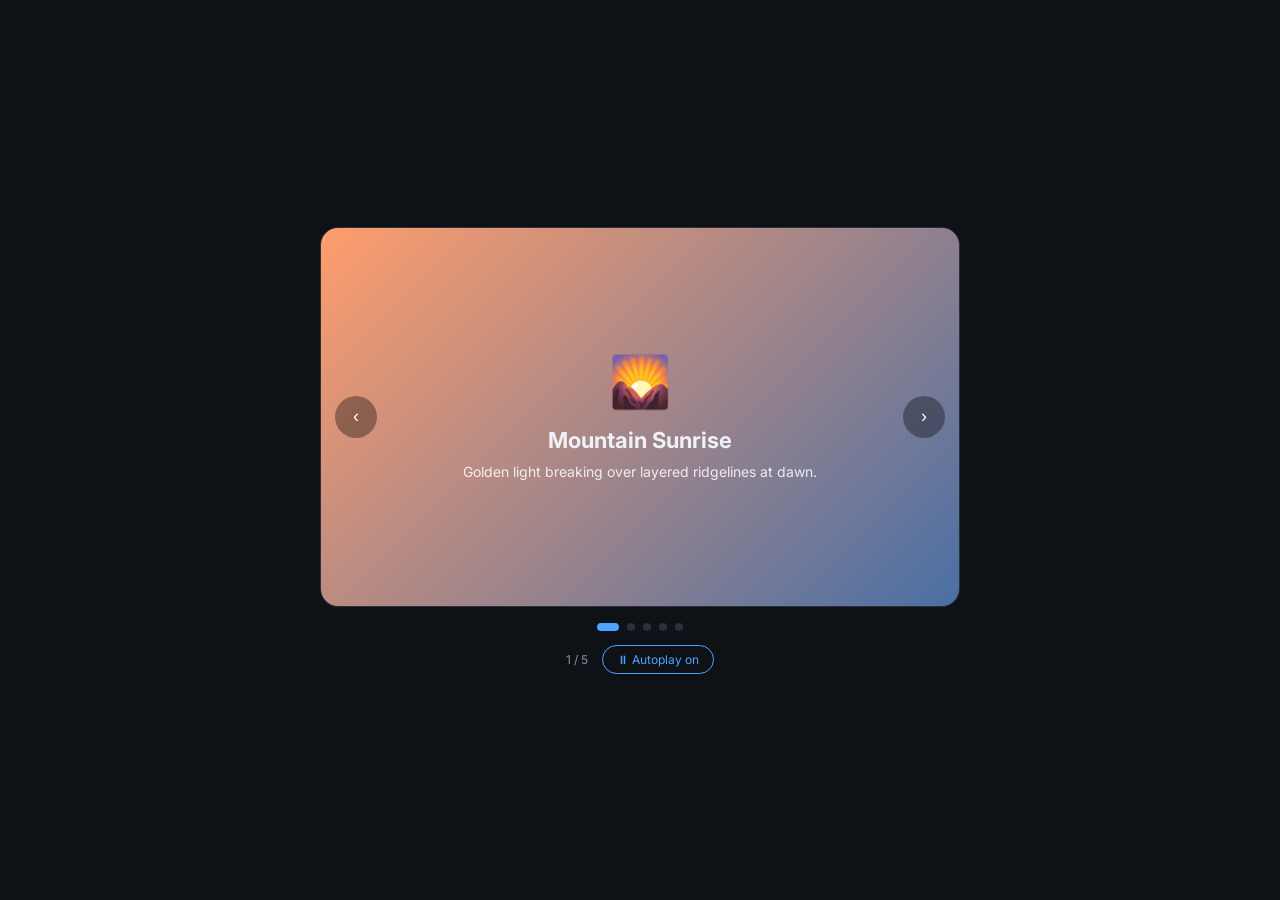
<file: Image Carousel/image-carousel.html>
<!DOCTYPE html>
<html lang="en">
<head>
<meta charset="UTF-8">
<meta name="viewport" content="width=device-width, initial-scale=1.0">
<title>Image Carousel</title>
<link rel="preconnect" href="https://fonts.googleapis.com">
<link href="https://fonts.googleapis.com/css2?family=Inter:wght@400;500;600;700&display=swap" rel="stylesheet">
<style>
  :root {
    --bg: #0e1116;
    --panel: #171b22;
    --line: #2a303a;
    --text: #eef1f5;
    --text-dim: #8a93a1;
    --accent: #4fa3ff;
  }
  * { box-sizing: border-box; }
  body {
    margin: 0;
    min-height: 100vh;
    background: var(--bg);
    font-family: 'Inter', sans-serif;
    color: var(--text);
    display: flex;
    align-items: center;
    justify-content: center;
    padding: 24px;
  }

  .carousel-wrap {
    width: 100%;
    max-width: 640px;
  }

  .carousel {
    position: relative;
    width: 100%;
    height: 380px;
    border-radius: 18px;
    overflow: hidden;
    background: var(--panel);
    border: 1px solid var(--line);
  }

  .slides { display: flex; height: 100%; transition: transform 0.45s cubic-bezier(0.65, 0, 0.35, 1); }
  .slide {
    flex: 0 0 100%;
    height: 100%;
    display: flex;
    flex-direction: column;
    align-items: center;
    justify-content: center;
    text-align: center;
    padding: 40px;
    position: relative;
  }
  .slide-icon { font-size: 50px; margin-bottom: 16px; }
  .slide-title { font-size: 22px; font-weight: 700; margin-bottom: 8px; }
  .slide-desc { font-size: 14px; color: rgba(255,255,255,0.85); max-width: 380px; line-height: 1.5; }

  .nav-btn {
    position: absolute;
    top: 50%;
    transform: translateY(-50%);
    background: rgba(0,0,0,0.35);
    border: none;
    color: #fff;
    width: 42px;
    height: 42px;
    border-radius: 50%;
    font-size: 18px;
    cursor: pointer;
    z-index: 5;
  }
  .nav-btn:hover { background: rgba(0,0,0,0.55); }
  .nav-prev { left: 14px; }
  .nav-next { right: 14px; }

  .dots {
    display: flex;
    justify-content: center;
    gap: 8px;
    margin-top: 16px;
  }
  .dot {
    width: 8px;
    height: 8px;
    border-radius: 50%;
    background: var(--line);
    cursor: pointer;
    border: none;
    padding: 0;
  }
  .dot.active { background: var(--accent); width: 22px; border-radius: 5px; }

  .footer-row {
    display: flex;
    justify-content: center;
    align-items: center;
    gap: 14px;
    margin-top: 14px;
    font-size: 12px;
    color: var(--text-dim);
  }
  .autoplay-toggle {
    background: none;
    border: 1px solid var(--line);
    color: var(--text-dim);
    font-family: 'Inter', sans-serif;
    font-size: 12px;
    padding: 6px 14px;
    border-radius: 20px;
    cursor: pointer;
  }
  .autoplay-toggle.on { border-color: var(--accent); color: var(--accent); }
</style>
</head>
<body>

<div class="carousel-wrap">
  <div class="carousel">
    <div class="slides" id="slides"></div>
    <button class="nav-btn nav-prev" id="prevBtn">‹</button>
    <button class="nav-btn nav-next" id="nextBtn">›</button>
  </div>
  <div class="dots" id="dots"></div>
  <div class="footer-row">
    <span id="slideCounter">1 / 5</span>
    <button class="autoplay-toggle on" id="autoplayBtn">⏸ Autoplay on</button>
  </div>
</div>

<script>
  const slidesData = [
    { icon: '🌄', title: 'Mountain Sunrise', desc: 'Golden light breaking over layered ridgelines at dawn.', gradient: 'linear-gradient(135deg, #ff9d6c, #4a6fa5)' },
    { icon: '🌊', title: 'Coastal Waves', desc: 'Turquoise water rolling gently onto white sand.', gradient: 'linear-gradient(135deg, #1cb5e0, #000851)' },
    { icon: '🌲', title: 'Forest Path', desc: 'Sunlight filtering through tall pines on a quiet trail.', gradient: 'linear-gradient(135deg, #134e5e, #71b280)' },
    { icon: '🏙️', title: 'City Skyline', desc: 'Skyscrapers lit up against a deep evening sky.', gradient: 'linear-gradient(135deg, #232526, #414345)' },
    { icon: '🌌', title: 'Night Sky', desc: 'A wide field of stars stretching over open desert.', gradient: 'linear-gradient(135deg, #0f2027, #2c5364)' },
  ];

  const slidesEl = document.getElementById('slides');
  const dotsEl = document.getElementById('dots');
  const prevBtn = document.getElementById('prevBtn');
  const nextBtn = document.getElementById('nextBtn');
  const counter = document.getElementById('slideCounter');
  const autoplayBtn = document.getElementById('autoplayBtn');

  let current = 0;
  let autoplay = true;
  let timer = null;

  slidesEl.innerHTML = slidesData.map(s => `
    <div class="slide" style="background:${s.gradient}">
      <div class="slide-icon">${s.icon}</div>
      <div class="slide-title">${s.title}</div>
      <div class="slide-desc">${s.desc}</div>
    </div>
  `).join('');

  dotsEl.innerHTML = slidesData.map((_, i) => `<button class="dot" data-index="${i}"></button>`).join('');
  const dots = document.querySelectorAll('.dot');

  function update() {
    slidesEl.style.transform = `translateX(-${current * 100}%)`;
    dots.forEach((d, i) => d.classList.toggle('active', i === current));
    counter.textContent = `${current + 1} / ${slidesData.length}`;
  }

  function goTo(index) {
    current = (index + slidesData.length) % slidesData.length;
    update();
  }

  function next() { goTo(current + 1); }
  function prev() { goTo(current - 1); }

  function startAutoplay() {
    timer = setInterval(next, 3500);
  }
  function stopAutoplay() {
    if (timer) clearInterval(timer);
  }

  prevBtn.addEventListener('click', () => { prev(); stopAutoplay(); if (autoplay) startAutoplay(); });
  nextBtn.addEventListener('click', () => { next(); stopAutoplay(); if (autoplay) startAutoplay(); });
  dots.forEach(dot => dot.addEventListener('click', () => {
    goTo(parseInt(dot.dataset.index));
    stopAutoplay();
    if (autoplay) startAutoplay();
  }));

  autoplayBtn.addEventListener('click', () => {
    autoplay = !autoplay;
    autoplayBtn.textContent = autoplay ? '⏸ Autoplay on' : '▶ Autoplay off';
    autoplayBtn.classList.toggle('on', autoplay);
    if (autoplay) startAutoplay(); else stopAutoplay();
  });

  document.addEventListener('keydown', (e) => {
    if (e.key === 'ArrowLeft') { prev(); stopAutoplay(); if (autoplay) startAutoplay(); }
    if (e.key === 'ArrowRight') { next(); stopAutoplay(); if (autoplay) startAutoplay(); }
  });

  // basic touch swipe support
  let touchStartX = 0;
  const carouselEl = document.querySelector('.carousel');
  carouselEl.addEventListener('touchstart', (e) => { touchStartX = e.touches[0].clientX; });
  carouselEl.addEventListener('touchend', (e) => {
    const diff = e.changedTouches[0].clientX - touchStartX;
    if (Math.abs(diff) > 40) {
      if (diff < 0) next(); else prev();
      stopAutoplay();
      if (autoplay) startAutoplay();
    }
  });

  update();
  startAutoplay();
</script>

</body>
</html>
</file>
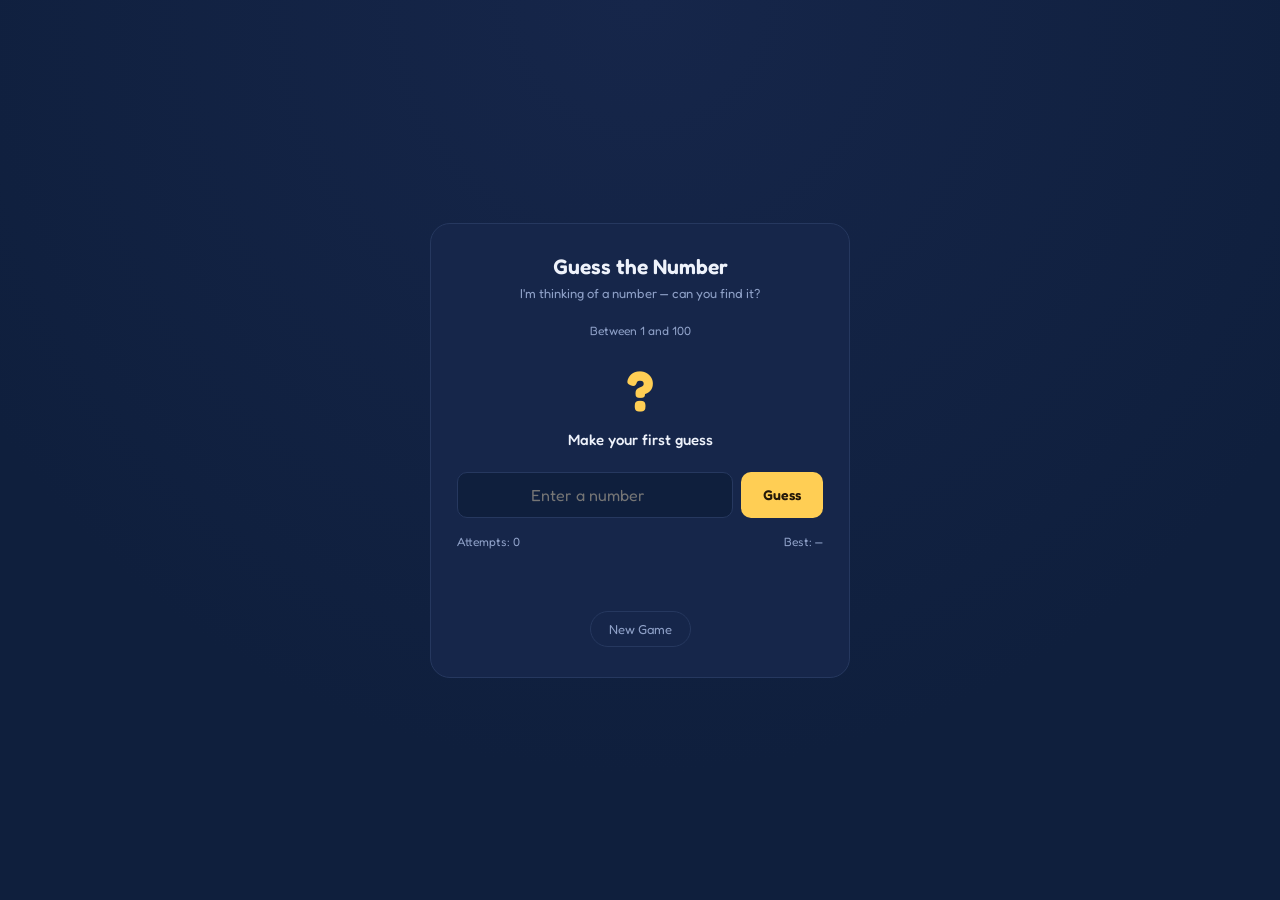
<file: Number Guessing Game/number-guessing-game.html>
<!DOCTYPE html>
<html lang="en">
<head>
<meta charset="UTF-8">
<meta name="viewport" content="width=device-width, initial-scale=1.0">
<title>Mahrukh's Number Guessing Game</title>
<link rel="preconnect" href="https://fonts.googleapis.com">
<link href="https://fonts.googleapis.com/css2?family=Fredoka:wght@400;500;600;700&display=swap" rel="stylesheet">
<style>
  :root {
    --bg: #0f1f3d;
    --card: #16264a;
    --line: #26385f;
    --text: #eef2fb;
    --text-dim: #8ea0c7;
    --accent: #ffce54;
    --hot: #ff6b6b;
    --cold: #4fa8e8;
    --win: #4ad991;
  }
  * { box-sizing: border-box; }
  body {
    margin: 0;
    min-height: 100vh;
    background: radial-gradient(circle at top, #16264a 0%, var(--bg) 70%);
    font-family: 'Fredoka', sans-serif;
    color: var(--text);
    display: flex;
    align-items: center;
    justify-content: center;
    padding: 24px;
  }
  .card {
    width: 100%;
    max-width: 420px;
    background: var(--card);
    border: 1px solid var(--line);
    border-radius: 20px;
    padding: 30px 26px;
    text-align: center;
  }
  h1 { font-size: 21px; font-weight: 600; margin: 0 0 6px; }
  .sub { font-size: 13px; color: var(--text-dim); margin-bottom: 22px; }

  .range-label {
    font-size: 12px;
    color: var(--text-dim);
    margin-bottom: 18px;
  }

  .guess-display {
    font-size: 56px;
    font-weight: 700;
    color: var(--accent);
    min-height: 66px;
    margin-bottom: 6px;
  }
  .feedback {
    font-size: 15px;
    font-weight: 500;
    min-height: 22px;
    margin-bottom: 20px;
  }
  .feedback.hot { color: var(--hot); }
  .feedback.cold { color: var(--cold); }
  .feedback.win { color: var(--win); }

  .input-row {
    display: flex;
    gap: 8px;
    margin-bottom: 16px;
  }
  input[type="number"] {
    flex: 1;
    background: var(--bg);
    border: 1px solid var(--line);
    color: var(--text);
    border-radius: 10px;
    padding: 12px 14px;
    font-family: 'Fredoka', sans-serif;
    font-size: 16px;
    text-align: center;
    outline: none;
  }
  input:focus { border-color: var(--accent); }

  .guess-btn {
    background: var(--accent);
    color: #24180a;
    border: none;
    border-radius: 10px;
    padding: 0 22px;
    font-family: 'Fredoka', sans-serif;
    font-weight: 600;
    font-size: 14px;
    cursor: pointer;
  }
  .guess-btn:hover { filter: brightness(1.08); }
  .guess-btn:disabled { opacity: 0.4; cursor: not-allowed; }

  .stats-row {
    display: flex;
    justify-content: space-between;
    font-size: 12px;
    color: var(--text-dim);
    margin-bottom: 18px;
  }

  .history {
    display: flex;
    flex-wrap: wrap;
    gap: 6px;
    justify-content: center;
    margin-bottom: 20px;
    min-height: 24px;
  }
  .chip {
    background: var(--bg);
    border: 1px solid var(--line);
    border-radius: 20px;
    padding: 3px 10px;
    font-size: 12px;
  }
  .chip.hot { border-color: var(--hot); color: var(--hot); }
  .chip.cold { border-color: var(--cold); color: var(--cold); }

  .new-game-btn {
    background: none;
    border: 1px solid var(--line);
    color: var(--text-dim);
    font-family: 'Fredoka', sans-serif;
    font-size: 13px;
    padding: 9px 18px;
    border-radius: 20px;
    cursor: pointer;
  }
  .new-game-btn:hover { border-color: var(--accent); color: var(--accent); }
</style>
</head>
<body>

<div class="card">
  <h1>Guess the Number</h1>
  <div class="sub">I'm thinking of a number — can you find it?</div>
  <div class="range-label" id="rangeLabel">Between 1 and 100</div>

  <div class="guess-display" id="guessDisplay">?</div>
  <div class="feedback" id="feedback">Make your first guess</div>

  <div class="input-row">
    <input type="number" id="guessInput" placeholder="Enter a number" min="1" max="100">
    <button class="guess-btn" id="guessBtn">Guess</button>
  </div>

  <div class="stats-row">
    <span id="attemptsLabel">Attempts: 0</span>
    <span id="bestLabel">Best: —</span>
  </div>

  <div class="history" id="history"></div>

  <button class="new-game-btn" id="newGameBtn">New Game</button>
</div>

<script>
  const MIN = 1, MAX = 100;
  let target = randomTarget();
  let attempts = 0;
  let bestScore = null;
  let history = [];
  let gameOver = false;

  const guessDisplay = document.getElementById('guessDisplay');
  const feedback = document.getElementById('feedback');
  const guessInput = document.getElementById('guessInput');
  const guessBtn = document.getElementById('guessBtn');
  const attemptsLabel = document.getElementById('attemptsLabel');
  const bestLabel = document.getElementById('bestLabel');
  const historyEl = document.getElementById('history');
  const newGameBtn = document.getElementById('newGameBtn');

  function randomTarget() {
    return Math.floor(Math.random() * (MAX - MIN + 1)) + MIN;
  }

  function makeGuess() {
    if (gameOver) return;
    const val = parseInt(guessInput.value, 10);
    if (isNaN(val) || val < MIN || val > MAX) {
      feedback.textContent = `Enter a number between ${MIN} and ${MAX}.`;
      feedback.className = 'feedback';
      return;
    }

    attempts++;
    guessDisplay.textContent = val;

    const diff = Math.abs(val - target);

    if (val === target) {
      feedback.textContent = `🎉 Correct! It was ${target}.`;
      feedback.className = 'feedback win';
      gameOver = true;
      guessBtn.disabled = true;
      if (bestScore === null || attempts < bestScore) {
        bestScore = attempts;
        bestLabel.textContent = `Best: ${bestScore}`;
      }
      addChip(val, 'win');
    } else if (diff <= 5) {
      feedback.textContent = val < target ? '🔥 So close — go higher!' : '🔥 So close — go lower!';
      feedback.className = 'feedback hot';
      addChip(val, 'hot');
    } else {
      feedback.textContent = val < target ? '❄️ Too low, try higher.' : '❄️ Too high, try lower.';
      feedback.className = 'feedback cold';
      addChip(val, 'cold');
    }

    attemptsLabel.textContent = `Attempts: ${attempts}`;
    guessInput.value = '';
    guessInput.focus();
  }

  function addChip(val, type) {
    history.push({ val, type });
    historyEl.innerHTML = history.map(h => `<span class="chip ${h.type}">${h.val}</span>`).join('');
  }

  function newGame() {
    target = randomTarget();
    attempts = 0;
    gameOver = false;
    history = [];
    guessDisplay.textContent = '?';
    feedback.textContent = 'Make your first guess';
    feedback.className = 'feedback';
    attemptsLabel.textContent = 'Attempts: 0';
    historyEl.innerHTML = '';
    guessInput.value = '';
    guessBtn.disabled = false;
    guessInput.focus();
  }

  guessBtn.addEventListener('click', makeGuess);
  guessInput.addEventListener('keydown', (e) => { if (e.key === 'Enter') makeGuess(); });
  newGameBtn.addEventListener('click', newGame);
</script>

</body>
</html>
</file>
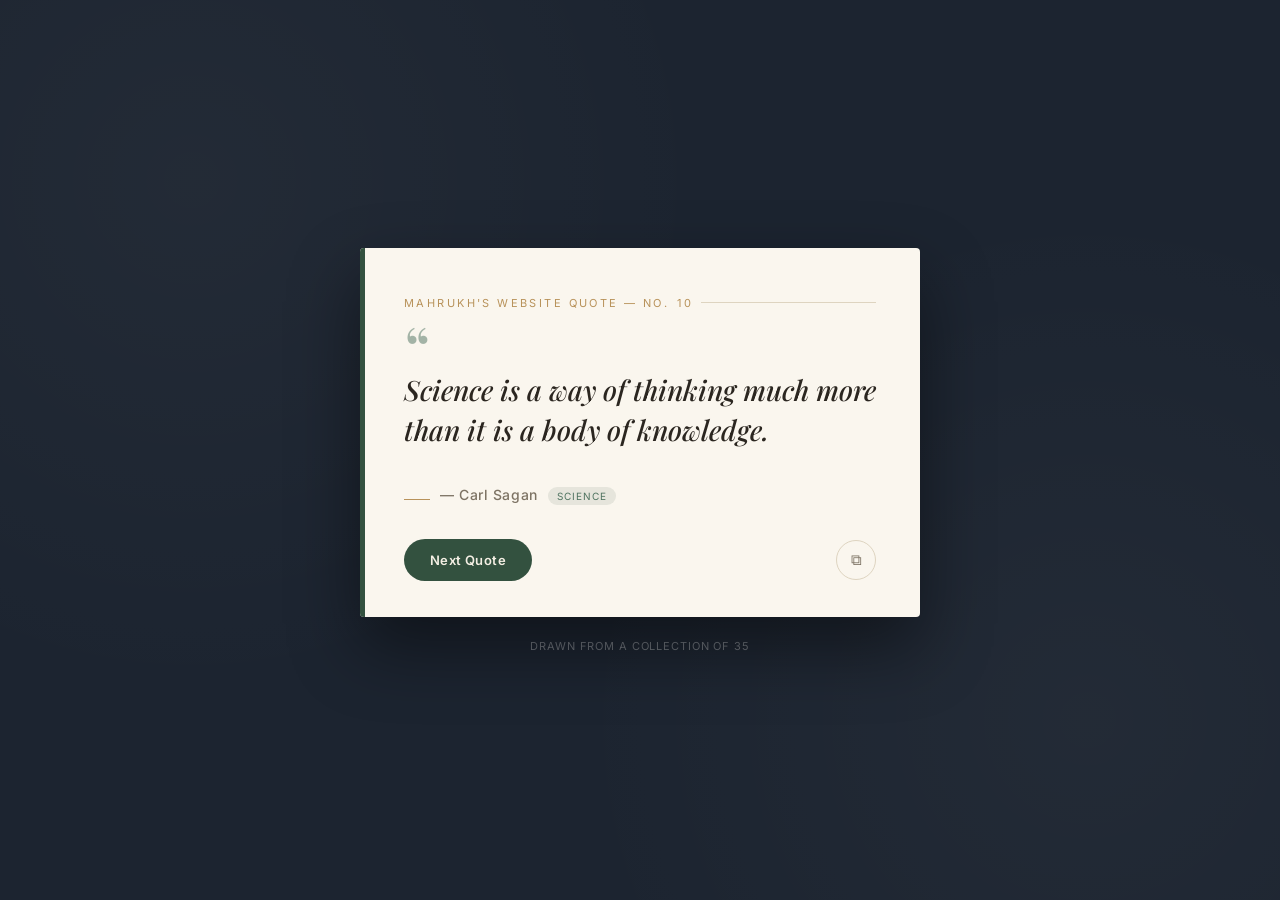
<file: Random Quote Generator/quote-generator.html>
<!DOCTYPE html>
<html lang="en">
<head>
<meta charset="UTF-8">
<meta name="viewport" content="width=device-width, initial-scale=1.0">
<title>Mahrukh's website | Quotes</title>
<link rel="preconnect" href="https://fonts.googleapis.com">
<link href="https://fonts.googleapis.com/css2?family=Playfair+Display:ital,wght@0,500;0,600;1,500&family=Inter:wght@400;500;600&display=swap" rel="stylesheet">
<style>
  :root {
    --ink-navy: #1c2430;
    --card: #faf6ee;
    --card-line: #ded4c0;
    --text-main: #2b2620;
    --text-dim: #7d7364;
    --forest: #33513f;
    --forest-soft: #4f7360;
    --gold: #b8925a;
  }
  * { box-sizing: border-box; }
  body {
    margin: 0;
    min-height: 100vh;
    background: var(--ink-navy);
    background-image:
      radial-gradient(circle at 15% 20%, rgba(255,255,255,0.03) 0, transparent 40%),
      radial-gradient(circle at 85% 80%, rgba(255,255,255,0.03) 0, transparent 40%);
    font-family: 'Inter', sans-serif;
    display: flex;
    align-items: center;
    justify-content: center;
    padding: 24px;
  }

  .card {
    width: 100%;
    max-width: 560px;
    background: var(--card);
    border-radius: 4px;
    box-shadow: 0 30px 70px rgba(0,0,0,0.45);
    padding: 48px 44px 36px;
    position: relative;
    overflow: hidden;
  }
  .card::before {
    content: "";
    position: absolute;
    top: 0; left: 0;
    width: 5px;
    height: 100%;
    background: var(--forest);
  }

  .eyebrow {
    font-size: 11px;
    letter-spacing: 0.22em;
    text-transform: uppercase;
    color: var(--gold);
    margin-bottom: 22px;
    display: flex;
    align-items: center;
    gap: 8px;
  }
  .eyebrow::after {
    content: "";
    flex: 1;
    height: 1px;
    background: var(--card-line);
  }

  .mark {
    font-family: 'Playfair Display', serif;
    font-size: 64px;
    color: var(--forest-soft);
    line-height: 0.5;
    margin-bottom: 6px;
    opacity: 0.5;
  }

  #quoteText {
    font-family: 'Playfair Display', serif;
    font-style: italic;
    font-weight: 500;
    font-size: clamp(22px, 4vw, 28px);
    line-height: 1.45;
    color: var(--text-main);
    margin-bottom: 26px;
    min-height: 90px;
    transition: opacity 0.3s ease;
  }

  .author-row {
    display: flex;
    align-items: baseline;
    gap: 10px;
    margin-bottom: 34px;
    transition: opacity 0.3s ease;
  }
  .author-row::before {
    content: "";
    width: 26px;
    height: 1px;
    background: var(--gold);
  }
  #quoteAuthor {
    font-size: 14px;
    letter-spacing: 0.04em;
    color: var(--text-dim);
    font-weight: 500;
  }
  #quoteTag {
    font-size: 10px;
    letter-spacing: 0.1em;
    text-transform: uppercase;
    color: var(--forest-soft);
    background: rgba(51,81,63,0.1);
    padding: 3px 9px;
    border-radius: 20px;
  }

  .controls {
    display: flex;
    align-items: center;
    justify-content: space-between;
    gap: 12px;
  }

  .btn-new {
    background: var(--forest);
    color: #f4efe4;
    border: none;
    font-family: 'Inter', sans-serif;
    font-weight: 600;
    font-size: 13px;
    letter-spacing: 0.03em;
    padding: 13px 26px;
    border-radius: 30px;
    cursor: pointer;
  }
  .btn-new:hover { background: var(--forest-soft); }
  .btn-new:active { transform: translateY(1px); }

  .icon-actions { display: flex; gap: 8px; }
  .icon-btn {
    background: transparent;
    border: 1px solid var(--card-line);
    color: var(--text-dim);
    width: 40px;
    height: 40px;
    border-radius: 50%;
    cursor: pointer;
    font-size: 15px;
    display: flex;
    align-items: center;
    justify-content: center;
  }
  .icon-btn:hover { border-color: var(--gold); color: var(--gold); }
  .icon-btn.copied { color: var(--forest); border-color: var(--forest); }

  .counter {
    text-align: center;
    margin-top: 22px;
    font-size: 11px;
    letter-spacing: 0.08em;
    color: rgba(255,255,255,0.35);
  }
</style>
</head>
<body>

<div>
  <div class="card">
    <div class="eyebrow">Mahrukh's website quote — No. <span id="quoteNumber">01</span></div>
    <div class="mark">“</div>
    <div id="quoteText">Loading a first line…</div>
    <div class="author-row">
      <span id="quoteAuthor"></span>
      <span id="quoteTag"></span>
    </div>
    <div class="controls">
      <button class="btn-new" id="newBtn">Next Quote</button>
      <div class="icon-actions">
        <button class="icon-btn" id="copyBtn" title="Copy quote">⧉</button>
      </div>
    </div>
  </div>
  <div class="counter">DRAWN FROM A COLLECTION OF <span id="totalCount">0</span></div>
</div>

<script>
  const quotes = [
    { text: "The only way to do great work is to love what you do.", author: "Steve Jobs", tag: "Work" },
    { text: "In the middle of difficulty lies opportunity.", author: "Albert Einstein", tag: "Perspective" },
    { text: "It is our choices that show what we truly are, far more than our abilities.", author: "J.K. Rowling", tag: "Character" },
    { text: "The unexamined life is not worth living.", author: "Socrates", tag: "Philosophy" },
    { text: "Whether you think you can, or you think you can't, you're right.", author: "Henry Ford", tag: "Mindset" },
    { text: "The future belongs to those who believe in the beauty of their dreams.", author: "Eleanor Roosevelt", tag: "Ambition" },
    { text: "Simplicity is the ultimate sophistication.", author: "Leonardo da Vinci", tag: "Design" },
    { text: "An expert is a person who has made all the mistakes that can be made in a very narrow field.", author: "Niels Bohr", tag: "Expertise" },
    { text: "The measure of intelligence is the ability to change.", author: "Albert Einstein", tag: "Growth" },
    { text: "Science is a way of thinking much more than it is a body of knowledge.", author: "Carl Sagan", tag: "Science" },
    { text: "Any sufficiently advanced technology is indistinguishable from magic.", author: "Arthur C. Clarke", tag: "Technology" },
    { text: "The most damaging phrase in the language is: it's always been done this way.", author: "Grace Hopper", tag: "Innovation" },
    { text: "Robots will not replace humans, they will make our jobs more human.", author: "Illah Nourbakhsh", tag: "Robotics" },
    { text: "The real problem is not whether machines think but whether men do.", author: "B.F. Skinner", tag: "AI" },
    { text: "We are stuck with technology when what we really want is just stuff that works.", author: "Douglas Adams", tag: "Technology" },
    { text: "Machines take me by surprise with great frequency.", author: "Alan Turing", tag: "AI" },
    { text: "The question of whether a computer can think is no more interesting than the question of whether a submarine can swim.", author: "Edsger W. Dijkstra", tag: "Computing" },
    { text: "First, solve the problem. Then, write the code.", author: "John Johnson", tag: "Engineering" },
    { text: "Engineering is the art of directing the great sources of power in nature for the use and convenience of people.", author: "Thomas Tredgold", tag: "Engineering" },
    { text: "Every great advance in science has issued from a new audacity of imagination.", author: "John Dewey", tag: "Science" },
    { text: "I have not failed. I've just found 10,000 ways that won't work.", author: "Thomas Edison", tag: "Persistence" },
    { text: "The best way to predict the future is to invent it.", author: "Alan Kay", tag: "Innovation" },
    { text: "Talk is cheap. Show me the code.", author: "Linus Torvalds", tag: "Engineering" },
    { text: "Programs must be written for people to read, and only incidentally for machines to execute.", author: "Harold Abelson", tag: "Programming" },
    { text: "The art of programming is the art of organizing complexity.", author: "Edsger W. Dijkstra", tag: "Programming" },
    { text: "Curiosity is the engine of achievement.", author: "Ken Robinson", tag: "Curiosity" },
    { text: "Not everything that counts can be counted, and not everything that can be counted counts.", author: "William Bruce Cameron", tag: "Wisdom" },
    { text: "You can't connect the dots looking forward; you can only connect them looking backwards.", author: "Steve Jobs", tag: "Perspective" },
    { text: "Success is not final, failure is not fatal: it is the courage to continue that counts.", author: "Winston Churchill", tag: "Resilience" },
    { text: "A person who never made a mistake never tried anything new.", author: "Albert Einstein", tag: "Growth" },
    { text: "Do not go where the path may lead, go instead where there is no path and leave a trail.", author: "Ralph Waldo Emerson", tag: "Ambition" },
    { text: "What we know is a drop, what we don't know is an ocean.", author: "Isaac Newton", tag: "Knowledge" },
    { text: "Everything should be made as simple as possible, but not simpler.", author: "Albert Einstein", tag: "Design" },
    { text: "The only limit to our realization of tomorrow is our doubts of today.", author: "Franklin D. Roosevelt", tag: "Ambition" },
    { text: "Give me six hours to chop down a tree and I will spend the first four sharpening the axe.", author: "Abraham Lincoln", tag: "Preparation" },
  ];

  let lastIndex = -1;

  const quoteText = document.getElementById('quoteText');
  const quoteAuthor = document.getElementById('quoteAuthor');
  const quoteTag = document.getElementById('quoteTag');
  const quoteNumber = document.getElementById('quoteNumber');
  const totalCount = document.getElementById('totalCount');
  const newBtn = document.getElementById('newBtn');
  const copyBtn = document.getElementById('copyBtn');

  totalCount.textContent = quotes.length;

  function pickIndex() {
    if (quotes.length === 1) return 0;
    let idx;
    do {
      idx = Math.floor(Math.random() * quotes.length);
    } while (idx === lastIndex);
    return idx;
  }

  function showQuote() {
    const idx = pickIndex();
    lastIndex = idx;
    const q = quotes[idx];

    quoteText.style.opacity = 0;
    document.querySelector('.author-row').style.opacity = 0;

    setTimeout(() => {
      quoteText.textContent = q.text;
      quoteAuthor.textContent = `— ${q.author}`;
      quoteTag.textContent = q.tag;
      quoteNumber.textContent = String(idx + 1).padStart(2, '0');
      quoteText.style.opacity = 1;
      document.querySelector('.author-row').style.opacity = 1;
    }, 180);
  }

  function copyQuote() {
    const q = quotes[lastIndex];
    const str = `"${q.text}" — ${q.author}`;
    navigator.clipboard.writeText(str).then(() => {
      copyBtn.classList.add('copied');
      copyBtn.textContent = '✓';
      setTimeout(() => {
        copyBtn.classList.remove('copied');
        copyBtn.textContent = '⧉';
      }, 1400);
    });
  }

  newBtn.addEventListener('click', showQuote);
  copyBtn.addEventListener('click', copyQuote);

  showQuote();
</script>

</body>
</html>
</file>
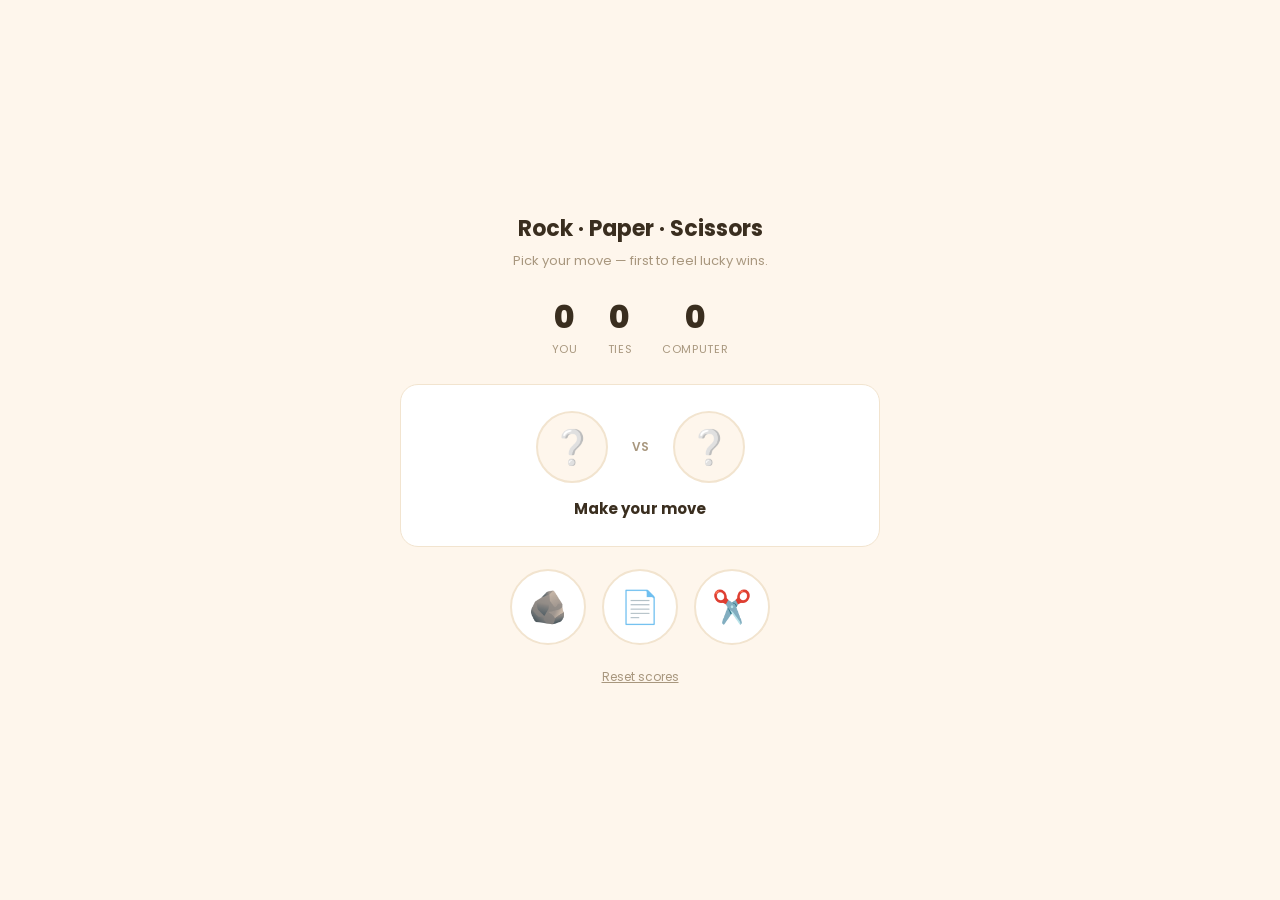
<file: Rock Paper Scissors/rock-paper-scissors.html>
<!DOCTYPE html>
<html lang="en">
<head>
<meta charset="UTF-8">
<meta name="viewport" content="width=device-width, initial-scale=1.0">
<title>Rock Paper Scissors</title>
<link rel="preconnect" href="https://fonts.googleapis.com">
<link href="https://fonts.googleapis.com/css2?family=Poppins:wght@400;500;600;700;800&display=swap" rel="stylesheet">
<style>
  :root {
    --bg: #fef6ec;
    --card: #ffffff;
    --line: #f2e4cf;
    --text: #3a2e1f;
    --text-dim: #a8977e;
    --win: #4a9d6f;
    --lose: #d4634f;
    --tie: #d9a441;
    --accent: #ff8c42;
  }
  * { box-sizing: border-box; }
  body {
    margin: 0;
    min-height: 100vh;
    background: var(--bg);
    font-family: 'Poppins', sans-serif;
    color: var(--text);
    display: flex;
    align-items: center;
    justify-content: center;
    padding: 24px;
  }
  .app { width: 100%; max-width: 480px; text-align: center; }

  h1 { font-size: 22px; font-weight: 700; margin: 0 0 6px; }
  .sub { font-size: 13px; color: var(--text-dim); margin-bottom: 22px; }

  .score-row {
    display: flex;
    justify-content: center;
    gap: 30px;
    margin-bottom: 26px;
  }
  .score-box { text-align: center; }
  .score-num { font-size: 32px; font-weight: 800; }
  .score-lbl { font-size: 11px; color: var(--text-dim); text-transform: uppercase; letter-spacing: 0.06em; }

  .arena {
    background: var(--card);
    border: 1px solid var(--line);
    border-radius: 18px;
    padding: 26px 20px;
    margin-bottom: 22px;
    min-height: 130px;
  }
  .vs-row {
    display: flex;
    align-items: center;
    justify-content: center;
    gap: 24px;
    margin-bottom: 14px;
  }
  .pick {
    width: 72px;
    height: 72px;
    border-radius: 50%;
    background: var(--bg);
    display: flex;
    align-items: center;
    justify-content: center;
    font-size: 34px;
    border: 2px solid var(--line);
  }
  .vs-label { font-size: 12px; color: var(--text-dim); font-weight: 600; }

  .result-text {
    font-size: 15px;
    font-weight: 700;
    min-height: 20px;
  }
  .result-text.win { color: var(--win); }
  .result-text.lose { color: var(--lose); }
  .result-text.tie { color: var(--tie); }

  .choices {
    display: flex;
    justify-content: center;
    gap: 16px;
  }
  .choice-btn {
    width: 76px;
    height: 76px;
    border-radius: 50%;
    background: var(--card);
    border: 2px solid var(--line);
    font-size: 32px;
    cursor: pointer;
  }
  .choice-btn:hover { border-color: var(--accent); transform: translateY(-2px); }
  .choice-btn:active { transform: translateY(0); }

  .reset-btn {
    margin-top: 22px;
    background: none;
    border: none;
    color: var(--text-dim);
    font-family: 'Poppins', sans-serif;
    font-size: 12px;
    cursor: pointer;
    text-decoration: underline;
  }
</style>
</head>
<body>

<div class="app">
  <h1>Rock · Paper · Scissors</h1>
  <div class="sub">Pick your move — first to feel lucky wins.</div>

  <div class="score-row">
    <div class="score-box"><div class="score-num" id="playerScore">0</div><div class="score-lbl">You</div></div>
    <div class="score-box"><div class="score-num" id="tieScore">0</div><div class="score-lbl">Ties</div></div>
    <div class="score-box"><div class="score-num" id="cpuScore">0</div><div class="score-lbl">Computer</div></div>
  </div>

  <div class="arena">
    <div class="vs-row">
      <div class="pick" id="playerPick">❔</div>
      <div class="vs-label">VS</div>
      <div class="pick" id="cpuPick">❔</div>
    </div>
    <div class="result-text" id="resultText">Make your move</div>
  </div>

  <div class="choices">
    <button class="choice-btn" data-choice="rock">🪨</button>
    <button class="choice-btn" data-choice="paper">📄</button>
    <button class="choice-btn" data-choice="scissors">✂️</button>
  </div>

  <button class="reset-btn" id="resetBtn">Reset scores</button>
</div>

<script>
  const ICONS = { rock: '🪨', paper: '📄', scissors: '✂️' };
  const BEATS = { rock: 'scissors', paper: 'rock', scissors: 'paper' };

  const playerScoreEl = document.getElementById('playerScore');
  const cpuScoreEl = document.getElementById('cpuScore');
  const tieScoreEl = document.getElementById('tieScore');
  const playerPickEl = document.getElementById('playerPick');
  const cpuPickEl = document.getElementById('cpuPick');
  const resultText = document.getElementById('resultText');
  const resetBtn = document.getElementById('resetBtn');

  let scores = { player: 0, cpu: 0, tie: 0 };

  function play(choice) {
    const options = Object.keys(ICONS);
    const cpuChoice = options[Math.floor(Math.random() * options.length)];

    playerPickEl.textContent = ICONS[choice];
    cpuPickEl.textContent = ICONS[cpuChoice];

    let outcome;
    if (choice === cpuChoice) {
      outcome = 'tie';
      scores.tie++;
      resultText.textContent = "It's a tie!";
      resultText.className = 'result-text tie';
    } else if (BEATS[choice] === cpuChoice) {
      outcome = 'win';
      scores.player++;
      resultText.textContent = `You win! ${cap(choice)} beats ${cap(cpuChoice)}.`;
      resultText.className = 'result-text win';
    } else {
      outcome = 'lose';
      scores.cpu++;
      resultText.textContent = `You lose. ${cap(cpuChoice)} beats ${cap(choice)}.`;
      resultText.className = 'result-text lose';
    }

    updateScores();
  }

  function cap(s) { return s.charAt(0).toUpperCase() + s.slice(1); }

  function updateScores() {
    playerScoreEl.textContent = scores.player;
    cpuScoreEl.textContent = scores.cpu;
    tieScoreEl.textContent = scores.tie;
  }

  document.querySelectorAll('.choice-btn').forEach(btn => {
    btn.addEventListener('click', () => play(btn.dataset.choice));
  });

  resetBtn.addEventListener('click', () => {
    scores = { player: 0, cpu: 0, tie: 0 };
    updateScores();
    playerPickEl.textContent = '❔';
    cpuPickEl.textContent = '❔';
    resultText.textContent = 'Make your move';
    resultText.className = 'result-text';
  });
</script>

</body>
</html>
</file>
<file: Personal portfolio site/style.css>
/* =====================================================================
   DESIGN TOKENS
   ===================================================================== */
:root {
  --bg: #0b1420;
  --bg-panel: #101d2e;
  --bg-panel-2: #14263a;
  --line: #21384e;
  --line-soft: #182a3c;
  --text: #eaf1f7;
  --text-dim: #7f93a8;
  --accent: #5eead4;      /* cyan — blueprint highlight */
  --accent-2: #f5a623;    /* amber — warning/callout */
  --accent-soft: rgba(94, 234, 212, 0.12);
  --font-display: "Space Grotesk", sans-serif;
  --font-body: "Inter", sans-serif;
  --font-mono: "JetBrains Mono", monospace;
}

* { margin: 0; padding: 0; box-sizing: border-box; }

html { scroll-behavior: smooth; }

body {
  background: var(--bg);
  color: var(--text);
  font-family: var(--font-body);
  line-height: 1.65;
  overflow-x: hidden;
  position: relative;
}

a { color: inherit; text-decoration: none; }

/* ---------- blueprint grid backdrop ---------- */
.grid-backdrop {
  position: fixed;
  inset: 0;
  z-index: -1;
  background-image:
    linear-gradient(var(--line-soft) 1px, transparent 1px),
    linear-gradient(90deg, var(--line-soft) 1px, transparent 1px);
  background-size: 44px 44px;
  mask-image: radial-gradient(ellipse 80% 60% at 50% 0%, black 40%, transparent 90%);
  opacity: 0.5;
}

/* ---------- NAV ---------- */
.nav {
  display: flex;
  justify-content: space-between;
  align-items: center;
  padding: 22px 6vw;
  border-bottom: 1px solid var(--line);
  position: sticky;
  top: 0;
  background: rgba(11, 20, 32, 0.82);
  backdrop-filter: blur(10px);
  z-index: 100;
}

.nav-brand {
  font-family: var(--font-display);
  font-weight: 600;
  font-size: 1rem;
  display: flex;
  align-items: center;
  gap: 8px;
}

.brand-mark { color: var(--accent); font-family: var(--font-mono); }

.nav-toggle {
  display: none;
  background: none;
  border: none;
  color: var(--text);
  font-size: 1.3rem;
  cursor: pointer;
}

.nav nav { display: flex; align-items: center; gap: 30px; }

#nav-links a {
  font-family: var(--font-mono);
  font-size: 0.82rem;
  color: var(--text-dim);
  transition: color 0.2s;
  letter-spacing: 0.02em;
}

#nav-links a:hover { color: var(--accent); }

.nav-cta {
  border: 1px solid var(--accent);
  color: var(--accent) !important;
  padding: 7px 16px;
  border-radius: 3px;
}
.nav-cta:hover { background: var(--accent-soft); }

/* ---------- HERO ---------- */
.hero {
  min-height: 90vh;
  display: flex;
  align-items: center;
  justify-content: space-between;
  gap: 40px;
  padding: 6vw;
  max-width: 1300px;
  margin: 0 auto;
  flex-wrap: wrap;
}

.hero-content { max-width: 620px; }

.hero h1 {
  font-family: var(--font-display);
  font-size: clamp(2.4rem, 5.5vw, 4rem);
  font-weight: 700;
  line-height: 1.05;
  letter-spacing: -0.02em;
  margin-bottom: 14px;
}

.hero-role {
  font-family: var(--font-mono);
  color: var(--accent);
  font-size: 1.05rem;
  margin-bottom: 18px;
}

.hero-tagline {
  color: var(--text-dim);
  font-size: 1.05rem;
  max-width: 50ch;
  margin-bottom: 32px;
}

.hero-actions { display: flex; gap: 14px; flex-wrap: wrap; }

.btn {
  font-family: var(--font-mono);
  font-size: 0.85rem;
  padding: 13px 24px;
  border-radius: 4px;
  transition: all 0.2s;
  display: inline-block;
}

.btn-primary { background: var(--accent); color: #072019; font-weight: 600; }
.btn-primary:hover { transform: translateY(-2px); box-shadow: 0 10px 30px -8px var(--accent-soft); }

.btn-outline { border: 1px solid var(--line); color: var(--text); }
.btn-outline:hover { border-color: var(--accent); color: var(--accent); }

/* ---------- HERO VISUAL: ambient glow + slideshow ---------- */
.hero-visual {
  flex: 1;
  min-width: 300px;
  max-width: 440px;
  position: relative;
  min-height: 380px;
  display: flex;
  align-items: center;
  justify-content: center;
}

.ambient-blob {
  position: absolute;
  border-radius: 50%;
  filter: blur(60px);
  opacity: 0.35;
  z-index: 0;
  animation: float-blob 9s ease-in-out infinite;
}

.blob-1 {
  width: 260px; height: 260px;
  background: radial-gradient(circle, var(--accent) 0%, transparent 70%);
  top: -20px; right: 20px;
}

.blob-2 {
  width: 220px; height: 220px;
  background: radial-gradient(circle, var(--accent-2) 0%, transparent 70%);
  bottom: -10px; left: 10px;
  animation-delay: -4s;
}

@keyframes float-blob {
  0%, 100% { transform: translate(0, 0) scale(1); }
  50% { transform: translate(-16px, 18px) scale(1.08); }
}

.slideshow {
  position: relative;
  z-index: 1;
  width: 100%;
  max-width: 380px;
  background: linear-gradient(160deg, rgba(20, 38, 58, 0.75), rgba(16, 29, 46, 0.75));
  border: 1px solid var(--line);
  border-radius: 18px;
  padding: 44px 34px 30px;
  backdrop-filter: blur(14px);
  box-shadow: 0 30px 70px -30px rgba(0,0,0,0.7), 0 0 0 1px rgba(94,234,212,0.05);
  min-height: 260px;
}

.slideshow-track { position: relative; min-height: 160px; }

.slide {
  position: absolute;
  inset: 0;
  opacity: 0;
  transform: translateY(14px) scale(0.98);
  transition: opacity 0.55s ease, transform 0.55s ease;
  pointer-events: none;
}

.slide.active {
  opacity: 1;
  transform: translateY(0) scale(1);
  pointer-events: auto;
}

.slide-icon {
  width: 52px; height: 52px;
  border-radius: 12px;
  background: var(--accent-soft);
  color: var(--accent);
  display: flex;
  align-items: center;
  justify-content: center;
  margin-bottom: 20px;
}
.slide-icon svg { width: 26px; height: 26px; }

.slide h3 {
  font-family: var(--font-display);
  font-size: 1.3rem;
  margin-bottom: 10px;
}

.slide p { color: var(--text-dim); font-size: 0.92rem; max-width: 30ch; }

.slideshow-dots {
  display: flex;
  gap: 8px;
  margin-top: 26px;
}

.dot {
  width: 8px; height: 8px;
  border-radius: 50%;
  border: none;
  background: var(--line);
  cursor: pointer;
  transition: all 0.3s;
  padding: 0;
}

.dot.active { background: var(--accent); width: 24px; border-radius: 5px; }

@media (prefers-reduced-motion: reduce) {
  .ambient-blob { animation: none; }
}

/* ---------- SECTIONS ---------- */
.section {
  padding: 80px 6vw;
  max-width: 1100px;
  margin: 0 auto;
  border-top: 1px solid var(--line);
}

.section h2 {
  font-family: var(--font-display);
  font-size: clamp(1.8rem, 3vw, 2.4rem);
  font-weight: 600;
  margin-bottom: 36px;
  letter-spacing: -0.01em;
}

.about-text {
  color: var(--text-dim);
  max-width: 68ch;
  font-size: 1.08rem;
}

/* ---------- TIMELINE ---------- */
.timeline {
  display: flex;
  flex-direction: column;
  gap: 16px;
  position: relative;
}

.timeline-item {
  background: var(--bg-panel);
  border: 1px solid var(--line);
  border-radius: 6px;
  padding: 22px 26px;
  position: relative;
  transition: border-color 0.25s, transform 0.25s;
}

.timeline-item:hover { border-color: var(--accent); transform: translateX(4px); }

.timeline-type {
  font-family: var(--font-mono);
  font-size: 0.7rem;
  text-transform: uppercase;
  letter-spacing: 0.08em;
  color: var(--accent);
  margin-bottom: 8px;
}

.timeline-item h3 { font-family: var(--font-display); font-size: 1.15rem; font-weight: 600; margin-bottom: 4px; }
.timeline-place { font-family: var(--font-mono); font-size: 0.82rem; color: var(--text-dim); margin-bottom: 10px; }
.timeline-desc { color: var(--text-dim); font-size: 0.92rem; max-width: 65ch; }

/* ---------- PROJECTS ---------- */
.filter-tabs {
  display: flex;
  flex-wrap: wrap;
  gap: 10px;
  margin-bottom: 32px;
}

.filter-tab {
  font-family: var(--font-mono);
  font-size: 0.8rem;
  background: var(--bg-panel);
  border: 1px solid var(--line);
  color: var(--text-dim);
  padding: 9px 16px;
  border-radius: 20px;
  cursor: pointer;
  transition: all 0.2s;
}

.filter-tab:hover { border-color: var(--accent); color: var(--text); }

.filter-tab.active {
  background: var(--accent-soft);
  border-color: var(--accent);
  color: var(--accent);
}

.project-grid {
  display: grid;
  grid-template-columns: repeat(auto-fit, minmax(300px, 1fr));
  gap: 22px;
}

.project-card {
  background: var(--bg-panel);
  border: 1px solid var(--line);
  border-radius: 8px;
  padding: 26px;
  transition: transform 0.25s, border-color 0.25s, box-shadow 0.25s;
  display: flex;
  flex-direction: column;
}

.project-card:hover {
  transform: translateY(-6px);
  border-color: var(--accent);
  box-shadow: 0 20px 40px -20px rgba(0,0,0,0.5);
}

.project-badge {
  font-family: var(--font-mono);
  font-size: 0.65rem;
  text-transform: uppercase;
  letter-spacing: 0.06em;
  color: var(--accent-2);
  border: 1px solid var(--line);
  padding: 4px 10px;
  border-radius: 4px;
  width: fit-content;
  margin-bottom: 14px;
}

.project-card h3 { font-family: var(--font-display); font-size: 1.15rem; margin-bottom: 10px; }
.project-card p { color: var(--text-dim); font-size: 0.92rem; margin-bottom: 16px; flex-grow: 1; }
.project-card .tags { display: flex; flex-wrap: wrap; gap: 7px; margin-bottom: 18px; }

.project-card .tag {
  font-family: var(--font-mono);
  font-size: 0.7rem;
  color: var(--accent);
  border: 1px solid var(--line);
  background: var(--accent-soft);
  padding: 3px 9px;
  border-radius: 4px;
}

.project-card .links a {
  font-family: var(--font-mono);
  font-size: 0.82rem;
  color: var(--text);
  margin-right: 18px;
  transition: color 0.2s;
}
.project-card .links a:hover { color: var(--accent); }

/* ---------- SKILLS ---------- */
.skills-groups {
  display: grid;
  grid-template-columns: repeat(auto-fit, minmax(260px, 1fr));
  gap: 24px;
}

.skill-group h4 {
  font-family: var(--font-mono);
  font-size: 0.8rem;
  color: var(--accent-2);
  text-transform: uppercase;
  letter-spacing: 0.06em;
  margin-bottom: 12px;
}

.skill-pills { display: flex; flex-wrap: wrap; gap: 8px; }

.skill-pill {
  font-family: var(--font-mono);
  font-size: 0.8rem;
  background: var(--bg-panel);
  border: 1px solid var(--line);
  padding: 7px 12px;
  border-radius: 20px;
  color: var(--text);
}

/* ---------- CERTIFICATIONS & LANGUAGES ---------- */
.cert-lang-grid {
  display: grid;
  grid-template-columns: 2fr 1fr;
  gap: 30px;
}

.cert-list h4, .lang-list h4 {
  font-family: var(--font-mono);
  font-size: 0.8rem;
  color: var(--accent-2);
  text-transform: uppercase;
  letter-spacing: 0.06em;
  margin-bottom: 16px;
}

.cert-item {
  border-left: 2px solid var(--line);
  padding: 4px 0 16px 16px;
  margin-bottom: 2px;
}
.cert-item:hover { border-color: var(--accent); }
.cert-name { font-weight: 500; font-size: 0.95rem; }
.cert-meta { font-family: var(--font-mono); font-size: 0.78rem; color: var(--text-dim); margin-top: 2px; }

.lang-list { background: var(--bg-panel); border: 1px solid var(--line); border-radius: 8px; padding: 22px; height: fit-content; }
.lang-item { display: flex; justify-content: space-between; padding: 10px 0; border-bottom: 1px solid var(--line-soft); font-size: 0.9rem; }
.lang-item:last-child { border-bottom: none; }
.lang-level { color: var(--accent); font-family: var(--font-mono); font-size: 0.8rem; }

/* ---------- CONTACT ---------- */
.contact-links { display: flex; flex-wrap: wrap; gap: 20px; margin-top: 28px; }

.contact-links a {
  font-family: var(--font-mono);
  font-size: 0.88rem;
  background: var(--bg-panel);
  border: 1px solid var(--line);
  padding: 14px 20px;
  border-radius: 6px;
  transition: border-color 0.2s, transform 0.2s;
  display: flex;
  flex-direction: column;
  gap: 4px;
  min-width: 200px;
}
.contact-links a:hover { border-color: var(--accent); transform: translateY(-3px); }
.cl-label { font-size: 0.7rem; color: var(--accent-2); text-transform: uppercase; letter-spacing: 0.06em; }

/* ---------- FOOTER ---------- */
.footer {
  text-align: center;
  padding: 34px;
  color: var(--text-dim);
  font-size: 0.82rem;
  font-family: var(--font-mono);
  border-top: 1px solid var(--line);
}

/* ---------- SCROLL REVEAL ---------- */
.reveal {
  opacity: 0;
  transform: translateY(24px);
  transition: opacity 0.7s ease, transform 0.7s ease;
}
.reveal.visible { opacity: 1; transform: translateY(0); }

/* ---------- RESPONSIVE ---------- */
@media (max-width: 860px) {
  .cert-lang-grid { grid-template-columns: 1fr; }
}

@media (max-width: 720px) {
  .nav-toggle { display: block; }
  #nav-links {
    position: absolute;
    top: 100%;
    left: 0;
    right: 0;
    background: var(--bg-panel);
    border-bottom: 1px solid var(--line);
    flex-direction: column;
    align-items: flex-start;
    gap: 0;
    max-height: 0;
    overflow: hidden;
    transition: max-height 0.3s ease;
  }
  #nav-links.open { max-height: 400px; }
  #nav-links a { padding: 16px 6vw; width: 100%; border-bottom: 1px solid var(--line-soft); }
  .nav-cta { border: none; margin: 8px 6vw; }
  .hero { flex-direction: column; text-align: left; }
}

@media (prefers-reduced-motion: reduce) {
  .reveal { opacity: 1; transform: none; transition: none; }
  .tick-ring, .robot-arm .link { animation: none; }
}

a:focus-visible, button:focus-visible {
  outline: 2px solid var(--accent);
  outline-offset: 3px;
}
</file>
